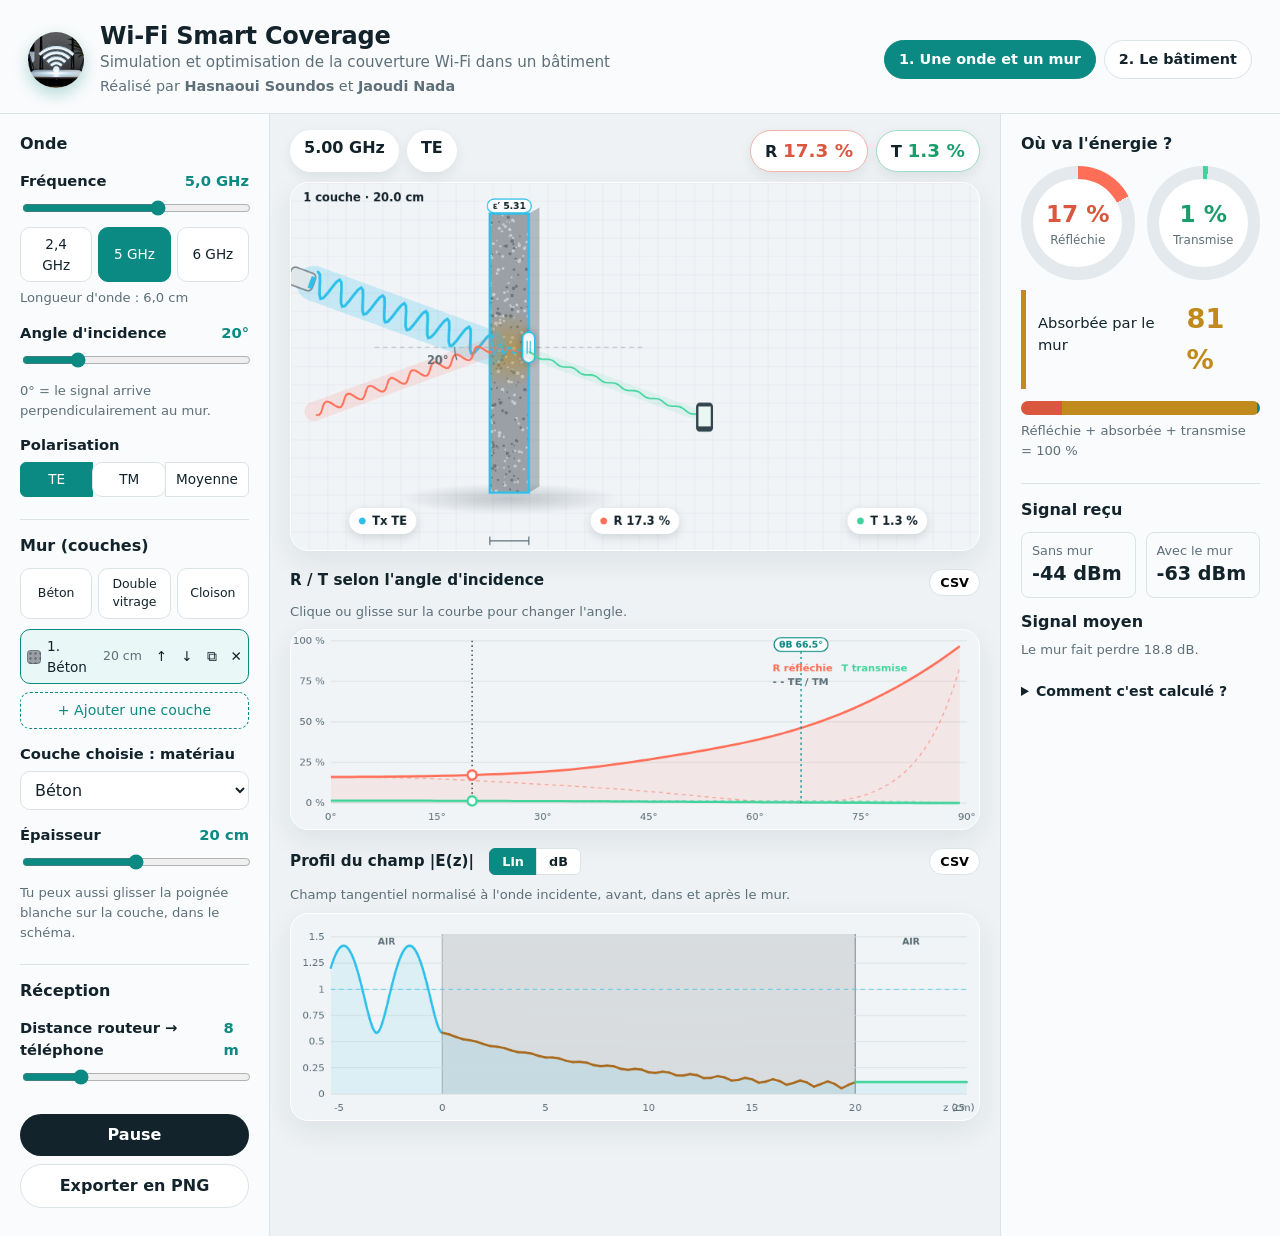
<file: index.html>
<!DOCTYPE html>
<html lang="fr">
<head>
  <meta charset="UTF-8">
  <meta name="viewport" content="width=device-width, initial-scale=1, viewport-fit=cover">
  <title>Wi-Fi Smart Coverage · Une onde et un mur</title>
  <link rel="stylesheet" href="style.css">
</head>
<body>

<header class="top">
  <img class="logo" src="logo.jpg" alt="Routeur Wi-Fi" width="56" height="56">
  <div class="id">
    <h1>Wi-Fi Smart Coverage</h1>
    <p class="sous">Simulation et optimisation de la couverture Wi-Fi dans un bâtiment</p>
    <p class="auteurs">Réalisé par <strong>Hasnaoui Soundos</strong> et <strong>Jaoudi Nada</strong></p>
  </div>
  <nav class="nav" aria-label="Pages">
    <a href="index.html" aria-current="page">1. Une onde et un mur</a>
    <a href="couverture.html">2. Le bâtiment</a>
  </nav>
</header>

<main class="app">

  <!-- ===== COMMANDES ===== -->
  <aside class="controls" aria-label="Paramètres">
    <h2>Onde</h2>

    <label for="freq">Fréquence <output id="freqVal">5.0 GHz</output></label>
    <input type="range" id="freq" min="2" max="7" step="0.1" value="5">
    <div class="chips" id="freqChips">
      <button data-f="2.4">2,4 GHz</button>
      <button data-f="5">5 GHz</button>
      <button data-f="6">6 GHz</button>
    </div>
    <p class="hint" id="lambdaInfo"></p>

    <label for="angle">Angle d'incidence <output id="angleVal">20°</output></label>
    <input type="range" id="angle" min="0" max="89" step="1" value="20">
    <p class="hint">0° = le signal arrive perpendiculairement au mur.</p>

    <span class="lbl">Polarisation</span>
    <div class="seg" id="polSeg">
      <button data-p="TE" class="on">TE</button>
      <button data-p="TM">TM</button>
      <button data-p="AVG">Moyenne</button>
    </div>

    <h2>Mur (couches)</h2>

    <div class="chips" id="presets">
      <button data-s="beton">Béton</button>
      <button data-s="vitrage">Double vitrage</button>
      <button data-s="cloison">Cloison</button>
    </div>
    <ul id="layers" class="layers"></ul>
    <button id="addLayer" class="add">+ Ajouter une couche</button>

    <label for="mat">Couche choisie : matériau</label>
    <select id="mat"></select>

    <label for="thick">Épaisseur <output id="thickVal">20 cm</output></label>
    <input type="range" id="thick" min="0.1" max="40" step="0.1" value="20">
    <p class="hint">Tu peux aussi glisser la poignée blanche sur la couche, dans le schéma.</p>

    <h2>Réception</h2>

    <label for="dist">Distance routeur → téléphone <output id="distVal">8 m</output></label>
    <input type="range" id="dist" min="1" max="30" step="1" value="8">

    <button id="playBtn" class="play">Pause</button>
    <button id="pngBtn" class="png">Exporter en PNG</button>
  </aside>

  <!-- ===== SCÈNE ===== -->
  <section class="stage">
    <div class="topchips">
      <span id="chipF"></span><span id="chipP"></span>
      <span class="rt r">R <b id="chipR"></b></span><span class="rt t">T <b id="chipT"></b></span>
    </div>
    <canvas id="scene" width="900" height="480" aria-label="Schéma de l'onde qui rencontre le mur"></canvas>

    <div class="chartbox">
      <h3>R / T selon l'angle d'incidence <button id="csvBtn" class="csv">CSV</button></h3>
      <p class="hint">Clique ou glisse sur la courbe pour changer l'angle.</p>
      <canvas id="chart" width="900" height="260" aria-label="Courbes de réflexion et de transmission selon l'angle"></canvas>
    </div>

    <div class="chartbox">
      <h3>Profil du champ |E(z)|
        <span class="seg small" id="champSeg"><button data-m="lin" class="on">Lin</button><button data-m="db">dB</button></span>
        <button id="csvChamp" class="csv">CSV</button></h3>
      <p class="hint">Champ tangentiel normalisé à l'onde incidente, avant, dans et après le mur.</p>
      <canvas id="champ" width="900" height="270" aria-label="Profil du champ électrique à travers le mur"></canvas>
    </div>
  </section>

  <!-- ===== RÉSULTATS ===== -->
  <aside class="results" aria-label="Résultats">
    <h2>Où va l'énergie ?</h2>

    <div class="gauges">
      <div class="gauge refl" id="gR"><div><strong id="rVal">0 %</strong><span>Réfléchie</span></div></div>
      <div class="gauge trans" id="gT"><div><strong id="tVal">0 %</strong><span>Transmise</span></div></div>
    </div>
    <div class="stat abs"><span>Absorbée par le mur</span><strong id="aVal">0 %</strong></div>

    <div class="budget" aria-hidden="true">
      <i id="bR"></i><i id="bA"></i><i id="bT"></i>
    </div>
    <p class="hint">Réfléchie + absorbée + transmise = 100 %</p>

    <h2>Signal reçu</h2>
    <div class="rssi">
      <div><span>Sans mur</span><strong id="dbmFree">—</strong></div>
      <div><span>Avec le mur</span><strong id="dbmWall">—</strong></div>
    </div>
    <p class="verdict" id="verdict"></p>
    <p class="hint" id="lossInfo"></p>

    <details>
      <summary>Comment c'est calculé ?</summary>
      <p>Le mur est une plaque plane homogène. On applique les formules de Fresnel à chaque face et on additionne les allers-retours de l'onde dans le mur (formule d'Airy).</p>
      <p>Les valeurs de permittivité et de conductivité viennent de la recommandation UIT-R P.2040. Ce sont des ordres de grandeur : un vrai mur est plus complexe (armatures, vide, humidité).</p>
      <p>Le niveau reçu part d'un routeur de 20 dBm, avec la perte en espace libre sur la distance choisie.</p>
    </details>
  </aside>

</main>

<script src="physique.js"></script>
<script src="script.js"></script>
</body>
</html>
</file>
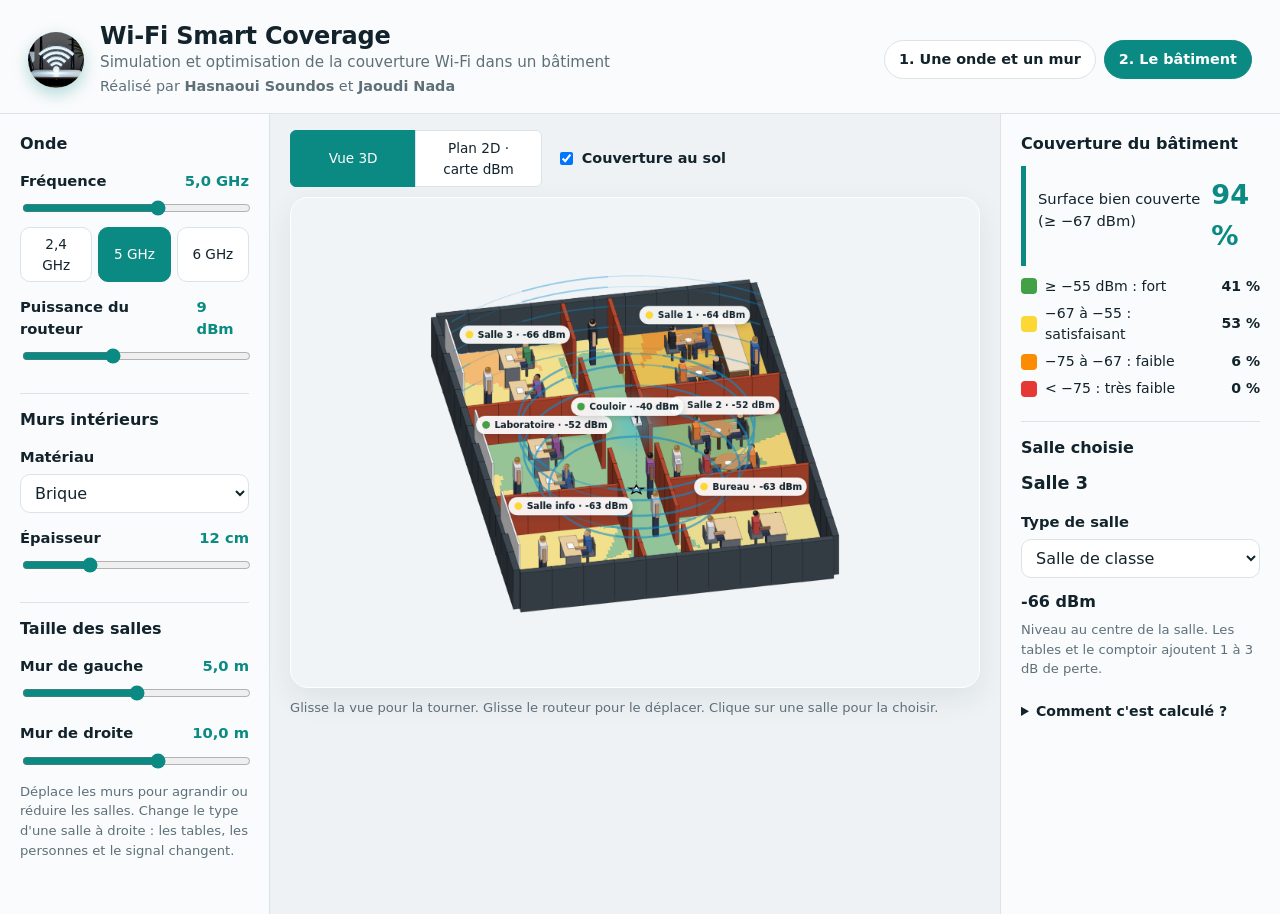
<file: couverture.html>
<!DOCTYPE html>
<html lang="fr">
<head>
  <meta charset="UTF-8">
  <meta name="viewport" content="width=device-width, initial-scale=1, viewport-fit=cover">
  <title>Wi-Fi Smart Coverage · Le bâtiment</title>
  <link rel="stylesheet" href="style.css">
</head>
<body>

<header class="top">
  <img class="logo" src="logo.jpg" alt="Routeur Wi-Fi" width="56" height="56">
  <div class="id">
    <h1>Wi-Fi Smart Coverage</h1>
    <p class="sous">Simulation et optimisation de la couverture Wi-Fi dans un bâtiment</p>
    <p class="auteurs">Réalisé par <strong>Hasnaoui Soundos</strong> et <strong>Jaoudi Nada</strong></p>
  </div>
  <nav class="nav" aria-label="Pages">
    <a href="index.html">1. Une onde et un mur</a>
    <a href="couverture.html" aria-current="page">2. Le bâtiment</a>
  </nav>
</header>

<main class="app">
  <aside class="controls" aria-label="Paramètres">
    <h2>Onde</h2>
    <label for="freq">Fréquence <output id="freqVal">5,0 GHz</output></label>
    <input type="range" id="freq" min="2" max="7" step="0.1" value="5">
    <div class="chips" id="chips">
      <button data-f="2.4">2,4 GHz</button><button data-f="5">5 GHz</button><button data-f="6">6 GHz</button>
    </div>
    <label for="pt">Puissance du routeur <output id="ptVal">9 dBm</output></label>
    <input type="range" id="pt" min="0" max="23" step="1" value="9">

    <h2>Murs intérieurs</h2>
    <label for="mat">Matériau</label>
    <select id="mat"></select>
    <label for="thick">Épaisseur <output id="thickVal">12 cm</output></label>
    <input type="range" id="thick" min="1" max="40" step="0.5" value="12">

    <h2>Taille des salles</h2>
    <label for="w1">Mur de gauche <output id="w1Val">5,0 m</output></label>
    <input type="range" id="w1" min="3.2" max="6.8" step="0.1" value="5">
    <label for="w2">Mur de droite <output id="w2Val">10,0 m</output></label>
    <input type="range" id="w2" min="8.2" max="11.2" step="0.1" value="10">
    <p class="hint">Déplace les murs pour agrandir ou réduire les salles. Change le type d'une salle à droite : les tables, les personnes et le signal changent.</p>
  </aside>

  <section class="stage">
    <div class="vuebar">
      <div class="seg" id="vueSeg"><button data-v="3d" class="on">Vue 3D</button><button data-v="2d">Plan 2D · carte dBm</button></div>
      <label class="chk"><input type="checkbox" id="sol" checked> Couverture au sol</label>
    </div>
    <canvas id="cv3" width="900" height="640" aria-label="Vue 3D du bâtiment avec les ondes Wi-Fi"></canvas>
    <canvas id="cv" width="740" height="540" hidden aria-label="Plan du bâtiment avec carte de puissance Wi-Fi"></canvas>
    <p class="hint" id="aide3">Glisse la vue pour la tourner. Glisse le routeur pour le déplacer. Clique sur une salle pour la choisir.</p>
  </section>

  <aside class="results" aria-label="Résultats">
    <h2>Couverture du bâtiment</h2>
    <div class="stat trans"><span>Surface bien couverte (≥ −67 dBm)</span><strong id="couv">0 %</strong></div>
    <ul class="leg" id="leg"></ul>

    <h2>Salle choisie</h2>
    <p class="nomsalle" id="selNom"></p>
    <label for="typeSel">Type de salle</label>
    <select id="typeSel"></select>
    <p class="verdict" id="selDbm"></p>
    <p class="hint">Niveau au centre de la salle. Les tables et le comptoir ajoutent 1 à 3 dB de perte.</p>

    <details>
      <summary>Comment c'est calculé ?</summary>
      <p>En chaque point : puissance du routeur, moins la perte en espace libre, moins les pertes des murs traversés (réflexion et absorption, même calcul que la page 1), moins une petite perte par meuble traversé.</p>
      <p>Les portes laissent passer le signal. Le sol et le plafond ne sont pas modélisés.</p>
    </details>
  </aside>
</main>

<script src="physique.js"></script>
<script src="couverture.js"></script>
</body>
</html>
</file>
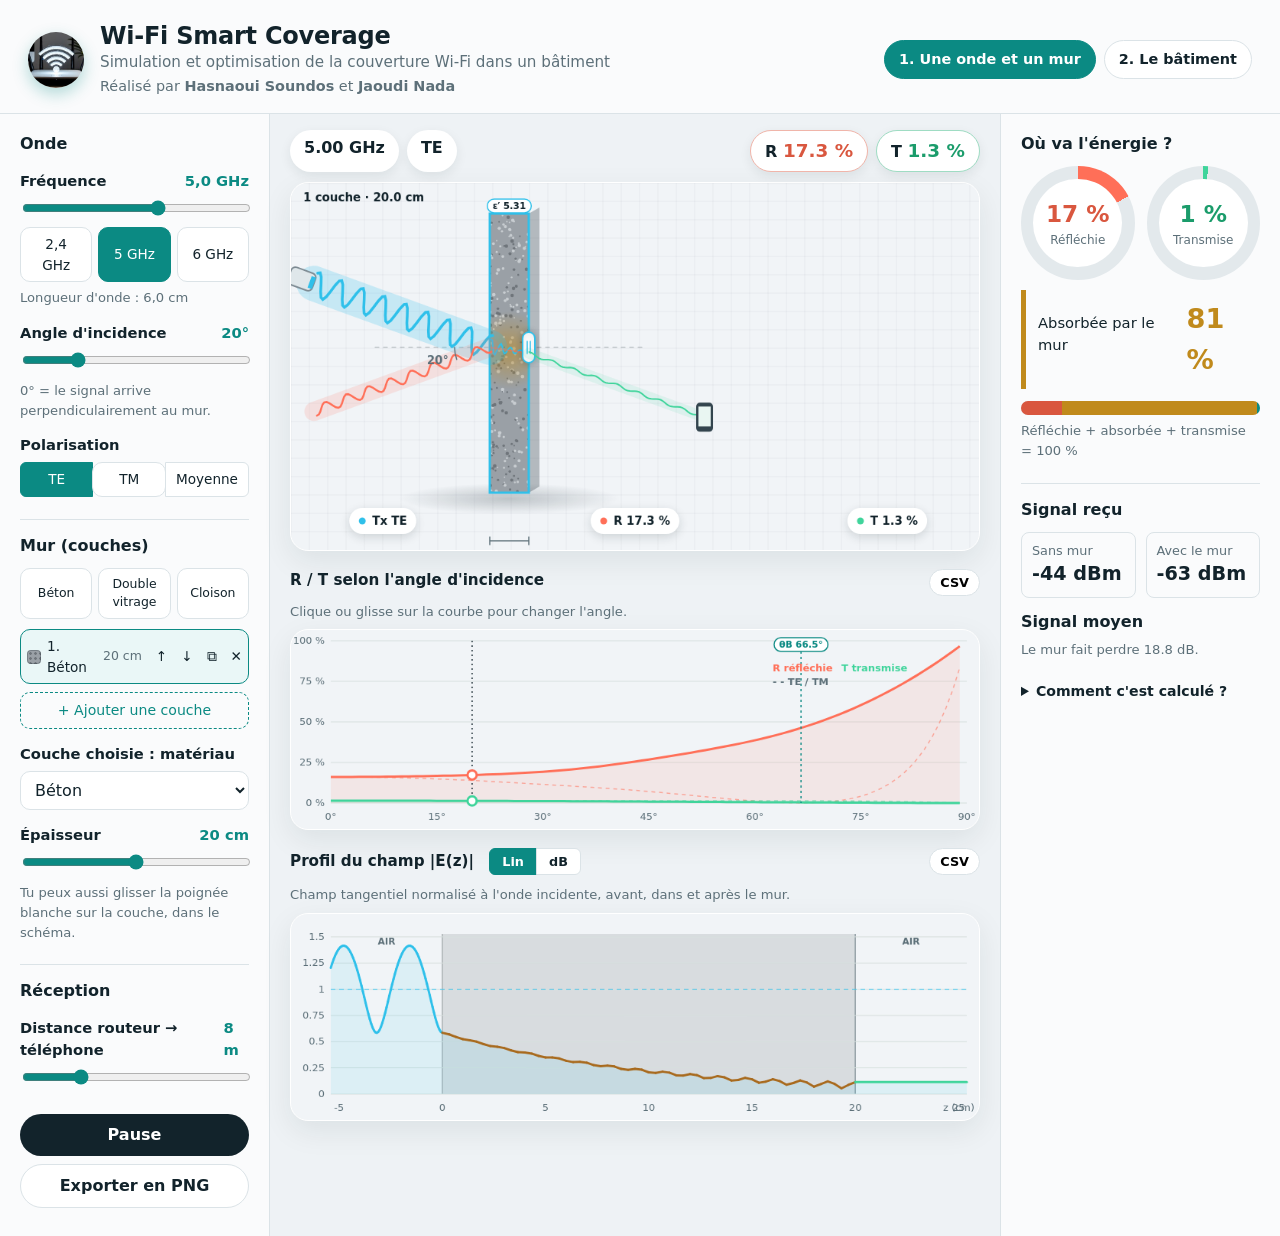
<file: wifi-smart-coverage.html>
<!DOCTYPE html>
<html lang="fr">
<head>
<meta charset="UTF-8">
<meta name="viewport" content="width=device-width, initial-scale=1, viewport-fit=cover">
<meta name="color-scheme" content="light">
<title>Wi-Fi Smart Coverage</title>
<style>
:root {
  --paper: #f3f6f5;
  --panel: #ffffff;
  --ink: #12232b;
  --muted: #5d7079;
  --line: #d5dedc;
  --teal: #0b8a83;      /* onde incidente / transmise */
  --coral: #d9573f;     /* réfléchie */
  --amber: #c08a1c;     /* absorbée */
  --focus: #0b5fd9;
}

* { box-sizing: border-box; }

body {
  margin: 0;
  background: var(--paper);
  color: var(--ink);
  font-family: system-ui, -apple-system, "Segoe UI", Roboto, sans-serif;
  line-height: 1.5;
}

.top {
  padding: 22px 28px 16px;
  border-bottom: 1px solid var(--line);
  background: var(--panel);
}
.top h1 { margin: 0 0 4px; font-size: 1.6rem; letter-spacing: -0.01em; }
.top p { margin: 0; color: var(--muted); max-width: 70ch; }

.app {
  display: grid;
  grid-template-columns: 270px minmax(0, 1fr) 280px;
  min-height: calc(100vh - 100px);
}

.controls, .results {
  background: var(--panel);
  padding: 18px 20px 28px;
}
.controls { border-right: 1px solid var(--line); }
.results  { border-left: 1px solid var(--line); }

h2 {
  font-size: 1rem;
  margin: 22px 0 10px;
  padding-top: 14px;
  border-top: 1px solid var(--line);
}
h2:first-child { margin-top: 0; padding-top: 0; border-top: 0; }

label, .lbl {
  display: flex;
  justify-content: space-between;
  align-items: baseline;
  font-size: 0.92rem;
  font-weight: 600;
  margin: 14px 0 6px;
}
output { font-weight: 700; color: var(--teal); font-variant-numeric: tabular-nums; }

input[type="range"] { width: 100%; accent-color: var(--teal); }

select {
  width: 100%;
  padding: 8px 10px;
  border: 1px solid var(--line);
  border-radius: 6px;
  background: #fff;
  font: inherit;
  color: inherit;
}

.hint { font-size: 0.82rem; color: var(--muted); margin: 6px 0 0; }

.chips { display: flex; gap: 6px; margin-top: 4px; }
.chips button, .seg button {
  font: inherit;
  font-size: 0.85rem;
  padding: 6px 10px;
  border: 1px solid var(--line);
  background: #fff;
  color: var(--ink);
  border-radius: 6px;
  cursor: pointer;
}
.chips button { flex: 1; }
.seg { display: flex; }
.seg button { flex: 1; border-radius: 0; margin-left: -1px; }
.seg button:first-child { border-radius: 6px 0 0 6px; margin-left: 0; }
.seg button:last-child { border-radius: 0 6px 6px 0; }
.chips button:hover, .seg button:hover { border-color: var(--teal); }
.chips button.on, .seg button.on {
  background: var(--teal);
  border-color: var(--teal);
  color: #fff;
}

button:focus-visible, input:focus-visible, select:focus-visible, summary:focus-visible {
  outline: 3px solid var(--focus);
  outline-offset: 2px;
}

.play {
  margin-top: 22px;
  width: 100%;
  padding: 9px;
  font: inherit;
  font-weight: 600;
  background: var(--ink);
  color: #fff;
  border: 0;
  border-radius: 6px;
  cursor: pointer;
}

/* ---- scène ---- */
.stage { padding: 16px 20px 28px; min-width: 0; }
.stage canvas {
  width: 100%;
  height: auto;
  display: block;
  background: #fbfdfc;
  border: 1px solid var(--line);
  border-radius: 8px;
}
.chartbox { margin-top: 18px; }
.chartbox h3 { font-size: 0.95rem; margin: 0 0 8px; }

/* ---- résultats ---- */
.stat {
  display: flex;
  justify-content: space-between;
  align-items: baseline;
  padding: 9px 0 9px 12px;
  border-left: 5px solid;
  margin-bottom: 8px;
}
.stat span { font-size: 0.92rem; }
.stat strong { font-size: 1.7rem; font-variant-numeric: tabular-nums; }
.stat.refl  { border-color: var(--coral); }
.stat.refl strong  { color: var(--coral); }
.stat.abs   { border-color: var(--amber); }
.stat.abs strong   { color: var(--amber); }
.stat.trans { border-color: var(--teal); }
.stat.trans strong { color: var(--teal); }

.budget {
  display: flex;
  height: 14px;
  border-radius: 7px;
  overflow: hidden;
  background: var(--line);
  margin-top: 12px;
}
.budget i { display: block; height: 100%; transition: width 0.2s; }
#bR { background: var(--coral); }
#bA { background: var(--amber); }
#bT { background: var(--teal); }

.rssi { display: grid; grid-template-columns: 1fr 1fr; gap: 10px; }
.rssi div { border: 1px solid var(--line); border-radius: 8px; padding: 8px 10px; }
.rssi span { display: block; font-size: 0.8rem; color: var(--muted); }
.rssi strong { font-size: 1.2rem; font-variant-numeric: tabular-nums; }

.verdict { font-weight: 700; margin: 12px 0 0; }

details { margin-top: 22px; font-size: 0.88rem; color: var(--muted); }
summary { cursor: pointer; font-weight: 600; color: var(--ink); }

/* ---- petits écrans ---- */
@media (max-width: 1000px) {
  .app { grid-template-columns: 1fr; }
  .controls { border-right: 0; border-bottom: 1px solid var(--line); }
  .results  { border-left: 0; border-top: 1px solid var(--line); }
}

@media (prefers-reduced-motion: reduce) {
  .budget i { transition: none; }
}

/* ===== Look "verre et lumière" ===== */
:root { --paper: #eef2f5; --line: #dbe3e7; }
body { background: var(--paper); }
.top, .controls, .results { background: rgba(255,255,255,0.72); }
.stage canvas { background: #f1f4f7; border: 1px solid #fff; border-radius: 18px; box-shadow: 0 10px 30px rgba(18,35,43,0.08); }
.chips button, .seg button, select { border-radius: 10px; }
.play, .png { border-radius: 999px; }
.png { margin-top: 8px; width: 100%; padding: 9px; font: inherit; font-weight: 600; background: #fff; color: var(--ink); border: 1px solid var(--line); cursor: pointer; }

.topchips { display: flex; gap: 8px; flex-wrap: wrap; margin-bottom: 10px; }
.topchips span { background: #fff; border-radius: 999px; padding: 6px 14px; font-weight: 600; box-shadow: 0 4px 12px rgba(18,35,43,0.08); font-variant-numeric: tabular-nums; }
.topchips .rt { margin-left: auto; }
.topchips .rt + .rt { margin-left: 0; }
.topchips .r { border: 1px solid #f0b5aa; } .topchips .r b { color: #d9573f; font-size: 1.15rem; }
.topchips .t { border: 1px solid #9fdcc3; } .topchips .t b { color: #1b9c6b; font-size: 1.15rem; }

.gauges { display: grid; grid-template-columns: 1fr 1fr; gap: 12px; margin-bottom: 10px; }
.gauge { --p: 0; aspect-ratio: 1; border-radius: 50%; display: grid; place-items: center;
  background: conic-gradient(var(--c) calc(var(--p) * 1%), #e3e9ec 0); }
.gauge.refl { --c: #ff6f58; } .gauge.trans { --c: #3fd49b; }
.gauge > div { width: 78%; aspect-ratio: 1; border-radius: 50%; background: #fff; display: grid; place-content: center; text-align: center; }
.gauge strong { font-size: 1.45rem; display: block; }
.gauge span { font-size: 0.75rem; color: var(--muted); }
.gauge.refl strong { color: #d9573f; } .gauge.trans strong { color: #1b9c6b; }

/* ===== Couches du mur ===== */
.layers { list-style: none; margin: 10px 0 8px; padding: 0; display: grid; gap: 6px; }
.layers li { display: flex; gap: 2px; align-items: stretch; background: #fff; border: 1px solid var(--line); border-radius: 10px; overflow: hidden; }
.layers li.on { border-color: var(--teal); background: #eaf7f7; }
.layers button { font: inherit; font-size: 0.85rem; border: 0; background: transparent; cursor: pointer; padding: 6px 6px; color: var(--ink); }
.layers button:hover { background: rgba(11,138,131,0.12); }
.layers .pick { flex: 1; text-align: left; display: flex; align-items: center; gap: 6px; min-width: 0; }
.layers .pick em { margin-left: auto; font-style: normal; color: var(--muted); font-size: 0.78rem; white-space: nowrap; }
.sw { width: 14px; height: 14px; border-radius: 4px; border: 1px solid rgba(18,35,43,.25); flex: none; }
.add { width: 100%; padding: 7px; font: inherit; font-size: 0.88rem; border: 1px dashed var(--teal); background: transparent; color: var(--teal); border-radius: 10px; cursor: pointer; }
.csv { float: right; font: inherit; font-size: 0.8rem; padding: 3px 10px; border: 1px solid var(--line); background: #fff; border-radius: 999px; cursor: pointer; }
#presets button { font-size: 0.78rem; padding: 6px 4px; }

/* ===== En-tête : logo, titre, auteurs ===== */
.top { display: flex; align-items: center; gap: 16px; flex-wrap: wrap; }
.top .logo { flex: none; border-radius: 50%; box-shadow: 0 6px 16px rgba(11,138,131,0.3); }
.top .id { min-width: 0; }
.top .ecole { margin: 0; font-size: 0.8rem; font-weight: 600; color: var(--muted); }
.top h1 { margin: 0; font-size: 1.5rem; line-height: 1.2; }
.top .auteurs { margin: 2px 0 0; font-size: 0.9rem; }
.top .resume { margin: 0 0 0 auto; max-width: 38ch; font-size: 0.9rem; }
@media (max-width: 700px) { .top .resume { display: none; } }

/* ===== En-tête (version finale) ===== */
.top .logo { object-fit: cover; }
.top .sous { margin: 0; font-size: 0.95rem; color: var(--muted); max-width: 60ch; }
.top .nav { margin-left: auto; display: flex; gap: 8px; flex-wrap: wrap; }
.top .nav a { padding: 8px 14px; border-radius: 999px; border: 1px solid var(--line); background: #fff; color: var(--ink); text-decoration: none; font-weight: 600; font-size: 0.9rem; }
.top .nav a:hover { border-color: var(--teal); }
.top .nav a[aria-current="page"] { background: var(--teal); border-color: var(--teal); color: #fff; }
.top .nav a:focus-visible { outline: 3px solid var(--focus); outline-offset: 2px; }

/* ===== Page "bâtiment" ===== */
.leg { list-style: none; margin: 10px 0 0; padding: 0; display: grid; gap: 6px; }
.leg li { display: flex; align-items: center; gap: 8px; font-size: 0.88rem; }
.leg i { width: 16px; height: 16px; border-radius: 4px; flex: none; }
.leg span { flex: 1; }
.leg b { font-variant-numeric: tabular-nums; }
.nomsalle { margin: 0 0 4px; font-weight: 700; font-size: 1.1rem; }

/* ===== Téléphone, courbes ===== */
[hidden] { display: none !important; }
:root { box-sizing: border-box; padding-top: env(safe-area-inset-top, 0px); padding-bottom: env(safe-area-inset-bottom, 0px); }
html { -webkit-text-size-adjust: 100%; scroll-padding-top: env(safe-area-inset-top, 0px); }
.stage canvas { touch-action: pan-y; }
.seg.small { display: inline-flex; margin-left: 10px; vertical-align: middle; }
.seg.small button { padding: 3px 12px; font-size: 0.8rem; }
.chartbox .hint { margin: 0 0 8px; }
@media (max-width: 700px) {
  .top { padding: 14px 16px; }
  .top h1 { font-size: 1.25rem; }
  .controls, .results, .stage { padding-left: 14px; padding-right: 14px; }
  .topchips .rt { margin-left: 0; }
}

/* ===== Vue 3D du bâtiment ===== */
.vuebar { display: flex; align-items: center; gap: 14px; flex-wrap: wrap; margin-bottom: 10px; }
.vuebar .seg { width: auto; }
.vuebar .seg button { padding: 7px 16px; }
.vuebar label.chk { display: flex; align-items: center; gap: 6px; margin: 0; font-weight: 600; font-size: 0.9rem; justify-content: flex-start; }
#cv3, #b-cv3 { cursor: default; }
.stage .hint { margin-top: 10px; }

</style>
</head>
<body>
<header class="top">
  <img class="logo" src="[data-uri]" alt="Routeur Wi-Fi" width="56" height="56">
  <div class="id">
    <h1>Wi-Fi Smart Coverage</h1>
    <p class="sous">Simulation et optimisation de la couverture Wi-Fi dans un bâtiment</p>
    <p class="auteurs">Réalisé par <strong>Hasnaoui Soundos</strong> et <strong>Jaoudi Nada</strong></p>
  </div>
  <nav class="nav" aria-label="Pages">
    <a href="#mur">1. Une onde et un mur</a>
    <a href="#batiment">2. Le bâtiment</a>
  </nav>
</header>
<div id="vue-mur">
<main class="app">

  <!-- ===== COMMANDES ===== -->
  <aside class="controls" aria-label="Paramètres">
    <h2>Onde</h2>

    <label for="freq">Fréquence <output id="freqVal">5.0 GHz</output></label>
    <input type="range" id="freq" min="2" max="7" step="0.1" value="5">
    <div class="chips" id="freqChips">
      <button data-f="2.4">2,4 GHz</button>
      <button data-f="5">5 GHz</button>
      <button data-f="6">6 GHz</button>
    </div>
    <p class="hint" id="lambdaInfo"></p>

    <label for="angle">Angle d'incidence <output id="angleVal">20°</output></label>
    <input type="range" id="angle" min="0" max="89" step="1" value="20">
    <p class="hint">0° = le signal arrive perpendiculairement au mur.</p>

    <span class="lbl">Polarisation</span>
    <div class="seg" id="polSeg">
      <button data-p="TE" class="on">TE</button>
      <button data-p="TM">TM</button>
      <button data-p="AVG">Moyenne</button>
    </div>

    <h2>Mur (couches)</h2>

    <div class="chips" id="presets">
      <button data-s="beton">Béton</button>
      <button data-s="vitrage">Double vitrage</button>
      <button data-s="cloison">Cloison</button>
    </div>
    <ul id="layers" class="layers"></ul>
    <button id="addLayer" class="add">+ Ajouter une couche</button>

    <label for="mat">Couche choisie : matériau</label>
    <select id="mat"></select>

    <label for="thick">Épaisseur <output id="thickVal">20 cm</output></label>
    <input type="range" id="thick" min="0.1" max="40" step="0.1" value="20">
    <p class="hint">Tu peux aussi glisser la poignée blanche sur la couche, dans le schéma.</p>

    <h2>Réception</h2>

    <label for="dist">Distance routeur → téléphone <output id="distVal">8 m</output></label>
    <input type="range" id="dist" min="1" max="30" step="1" value="8">

    <button id="playBtn" class="play">Pause</button>
    <button id="pngBtn" class="png">Exporter en PNG</button>
  </aside>

  <!-- ===== SCÈNE ===== -->
  <section class="stage">
    <div class="topchips">
      <span id="chipF"></span><span id="chipP"></span>
      <span class="rt r">R <b id="chipR"></b></span><span class="rt t">T <b id="chipT"></b></span>
    </div>
    <canvas id="scene" width="900" height="480" aria-label="Schéma de l'onde qui rencontre le mur"></canvas>

    <div class="chartbox">
      <h3>R / T selon l'angle d'incidence <button id="csvBtn" class="csv">CSV</button></h3>
      <p class="hint">Clique ou glisse sur la courbe pour changer l'angle.</p>
      <canvas id="chart" width="900" height="260" aria-label="Courbes de réflexion et de transmission selon l'angle"></canvas>
    </div>

    <div class="chartbox">
      <h3>Profil du champ |E(z)|
        <span class="seg small" id="champSeg"><button data-m="lin" class="on">Lin</button><button data-m="db">dB</button></span>
        <button id="csvChamp" class="csv">CSV</button></h3>
      <p class="hint">Champ tangentiel normalisé à l'onde incidente, avant, dans et après le mur.</p>
      <canvas id="champ" width="900" height="270" aria-label="Profil du champ électrique à travers le mur"></canvas>
    </div>
  </section>

  <!-- ===== RÉSULTATS ===== -->
  <aside class="results" aria-label="Résultats">
    <h2>Où va l'énergie ?</h2>

    <div class="gauges">
      <div class="gauge refl" id="gR"><div><strong id="rVal">0 %</strong><span>Réfléchie</span></div></div>
      <div class="gauge trans" id="gT"><div><strong id="tVal">0 %</strong><span>Transmise</span></div></div>
    </div>
    <div class="stat abs"><span>Absorbée par le mur</span><strong id="aVal">0 %</strong></div>

    <div class="budget" aria-hidden="true">
      <i id="bR"></i><i id="bA"></i><i id="bT"></i>
    </div>
    <p class="hint">Réfléchie + absorbée + transmise = 100 %</p>

    <h2>Signal reçu</h2>
    <div class="rssi">
      <div><span>Sans mur</span><strong id="dbmFree">—</strong></div>
      <div><span>Avec le mur</span><strong id="dbmWall">—</strong></div>
    </div>
    <p class="verdict" id="verdict"></p>
    <p class="hint" id="lossInfo"></p>

    <details>
      <summary>Comment c'est calculé ?</summary>
      <p>Le mur est une plaque plane homogène. On applique les formules de Fresnel à chaque face et on additionne les allers-retours de l'onde dans le mur (formule d'Airy).</p>
      <p>Les valeurs de permittivité et de conductivité viennent de la recommandation UIT-R P.2040. Ce sont des ordres de grandeur : un vrai mur est plus complexe (armatures, vide, humidité).</p>
      <p>Le niveau reçu part d'un routeur de 20 dBm, avec la perte en espace libre sur la distance choisie.</p>
    </details>
  </aside>

</main>
</div>
<div id="vue-bat" hidden>
<main class="app">
  <aside class="controls" aria-label="Paramètres">
    <h2>Onde</h2>
    <label for="b-freq">Fréquence <output id="b-freqVal">5,0 GHz</output></label>
    <input type="range" id="b-freq" min="2" max="7" step="0.1" value="5">
    <div class="chips" id="b-chips">
      <button data-f="2.4">2,4 GHz</button><button data-f="5">5 GHz</button><button data-f="6">6 GHz</button>
    </div>
    <label for="b-pt">Puissance du routeur <output id="b-ptVal">9 dBm</output></label>
    <input type="range" id="b-pt" min="0" max="23" step="1" value="9">

    <h2>Murs intérieurs</h2>
    <label for="b-mat">Matériau</label>
    <select id="b-mat"></select>
    <label for="b-thick">Épaisseur <output id="b-thickVal">12 cm</output></label>
    <input type="range" id="b-thick" min="1" max="40" step="0.5" value="12">

    <h2>Taille des salles</h2>
    <label for="b-w1">Mur de gauche <output id="b-w1Val">5,0 m</output></label>
    <input type="range" id="b-w1" min="3.2" max="6.8" step="0.1" value="5">
    <label for="b-w2">Mur de droite <output id="b-w2Val">10,0 m</output></label>
    <input type="range" id="b-w2" min="8.2" max="11.2" step="0.1" value="10">
    <p class="hint">Déplace les murs pour agrandir ou réduire les salles. Change le type d'une salle à droite : les tables, les personnes et le signal changent.</p>
  </aside>

  <section class="stage">
    <div class="vuebar">
      <div class="seg" id="b-vueSeg"><button data-v="3d" class="on">Vue 3D</button><button data-v="2d">Plan 2D · carte dBm</button></div>
      <label class="chk"><input type="checkbox" id="b-sol" checked> Couverture au sol</label>
    </div>
    <canvas id="b-cv3" width="900" height="640" aria-label="Vue 3D du bâtiment avec les ondes Wi-Fi"></canvas>
    <canvas id="b-cv" width="740" height="540" hidden aria-label="Plan du bâtiment avec carte de puissance Wi-Fi"></canvas>
    <p class="hint" id="b-aide3">Glisse la vue pour la tourner. Glisse le routeur pour le déplacer. Clique sur une salle pour la choisir.</p>
  </section>

  <aside class="results" aria-label="Résultats">
    <h2>Couverture du bâtiment</h2>
    <div class="stat trans"><span>Surface bien couverte (≥ −67 dBm)</span><strong id="b-couv">0 %</strong></div>
    <ul class="leg" id="b-leg"></ul>

    <h2>Salle choisie</h2>
    <p class="nomsalle" id="b-selNom"></p>
    <label for="b-typeSel">Type de salle</label>
    <select id="b-typeSel"></select>
    <p class="verdict" id="b-selDbm"></p>
    <p class="hint">Niveau au centre de la salle. Les tables et le comptoir ajoutent 1 à 3 dB de perte.</p>

    <details>
      <summary>Comment c'est calculé ?</summary>
      <p>En chaque point : puissance du routeur, moins la perte en espace libre, moins les pertes des murs traversés (réflexion et absorption, même calcul que la page 1), moins une petite perte par meuble traversé.</p>
      <p>Les portes laissent passer le signal. Le sol et le plafond ne sont pas modélisés.</p>
    </details>
  </aside>
</main>
</div>
<script>
/* Physique commune : matériaux, matrices de transfert (murs multicouches), niveau de signal */
/* ---------- 1. MATÉRIAUX (UIT-R P.2040) ----------------------------
   eps  : permittivité relative
   a, b : conductivité sigma = a * f^b  (f en GHz, sigma en S/m)
   d    : épaisseur par défaut en cm                                   */
const MATERIALS = {
  placo:  { nom: "Plaque de plâtre", eps: 2.94, a: 0.0116, b: 0.7076, d: 1.3,  couleur: "#d9d4c7" },
  bois:   { nom: "Bois",             eps: 1.99, a: 0.0047, b: 1.0718, d: 4,    couleur: "#c9a27a" },
  brique: { nom: "Brique",           eps: 3.75, a: 0.038,  b: 0,      d: 12,   couleur: "#b5482f" },
  beton:  { nom: "Béton",            eps: 5.31, a: 0.0326, b: 0.8095, d: 20,   couleur: "#a9afb2" },
  verre:  { nom: "Verre",            eps: 6.27, a: 0.0043, b: 1.1925, d: 0.6,  couleur: "#b9dfe6" },
  air:    { nom: "Lame d'air",       eps: 1,    a: 0,      b: 0,      d: 2,    couleur: "#dff1f8" },
  metal:  { nom: "Métal",            eps: 1,    a: 1e7,    b: 0,      d: 0.2,  couleur: "#7d8a92" }
};

/* ---------- 2. PHYSIQUE ---------------------------------------------
   Petite "boîte à outils" pour les nombres complexes : {re, im}      */
const C = {
  add: (x, y) => ({ re: x.re + y.re, im: x.im + y.im }),
  sub: (x, y) => ({ re: x.re - y.re, im: x.im - y.im }),
  mul: (x, y) => ({ re: x.re * y.re - x.im * y.im, im: x.re * y.im + x.im * y.re }),
  div: (x, y) => {
    const den = y.re * y.re + y.im * y.im;
    return { re: (x.re * y.re + x.im * y.im) / den, im: (x.im * y.re - x.re * y.im) / den };
  },
  abs2: x => x.re * x.re + x.im * x.im,
  sqrt: x => {
    const r = Math.hypot(x.re, x.im);
    const re = Math.sqrt((r + x.re) / 2);
    const im = Math.sqrt(Math.max(0, (r - x.re) / 2));
    return { re, im: x.im < 0 ? -im : im };
  },
  exp: x => ({ re: Math.exp(x.re) * Math.cos(x.im), im: Math.exp(x.re) * Math.sin(x.im) }),
  real: x => ({ re: x, im: 0 })
};

const EPS0 = 8.854e-12;   // permittivité du vide (F/m)
const CLIGHT = 3e8;       // vitesse de la lumière (m/s)

/* Mur = liste de couches [{mat, d(cm)}], de l'émetteur vers le récepteur.
   Méthode des matrices de transfert : on multiplie une matrice 2x2 par couche. */
function mur(fGHz, angleDeg, couches, pol) {
  const f = fGHz * 1e9, omega = 2 * Math.PI * f, k0 = 2 * Math.PI * f / CLIGHT;
  const th = angleDeg * Math.PI / 180, s = C.real(Math.sin(th));
  const p0 = C.real(Math.cos(th));                       // air : p = cos(theta)
  let m11 = C.real(1), m12 = C.real(0), m21 = C.real(0), m22 = C.real(1);

  couches.forEach(c => {
    const mat = MATERIALS[c.mat];
    const sigma = mat.a * Math.pow(fGHz, mat.b);
    const n = C.sqrt({ re: mat.eps, im: sigma / (omega * EPS0) });
    const sinT = C.div(s, n);
    const cosT = C.sqrt(C.sub(C.real(1), C.mul(sinT, sinT)));
    const p = pol === "TE" ? C.mul(n, cosT) : C.div(cosT, n);
    const delta = C.mul(C.real(k0 * c.d / 100), C.mul(n, cosT));
    const ch = Math.cosh(Math.min(delta.im, 100)), sh = Math.sinh(Math.min(delta.im, 100));
    const cd = { re: Math.cos(delta.re) * ch, im: -Math.sin(delta.re) * sh };   // cos(delta)
    const sd = { re: Math.sin(delta.re) * ch, im: Math.cos(delta.re) * sh };    // sin(delta)
    const mi = { re: 0, im: -1 };
    const a12 = C.mul(mi, C.div(sd, p)), a21 = C.mul(mi, C.mul(p, sd));
    const n11 = C.add(C.mul(m11, cd), C.mul(m12, a21)), n12 = C.add(C.mul(m11, a12), C.mul(m12, cd));
    const n21 = C.add(C.mul(m21, cd), C.mul(m22, a21)), n22 = C.add(C.mul(m21, a12), C.mul(m22, cd));
    m11 = n11; m12 = n12; m21 = n21; m22 = n22;
  });

  const u = C.add(m11, C.mul(m12, p0)), v = C.add(m21, C.mul(m22, p0));
  const up = C.mul(u, p0);
  const den = C.add(up, v);
  const r = C.div(C.sub(up, v), den);
  const t = C.div(C.mul(C.real(2), p0), den);
  const R = Math.min(1, C.abs2(r));
  const T = Math.min(1 - R, C.abs2(t));
  return { R, T, A: Math.max(0, 1 - R - T) };
}

/* Applique la polarisation choisie (TE, TM ou moyenne des deux) */
function calcul(fGHz, angleDeg, couches, pol) {
  if (pol === "AVG") {
    const a = mur(fGHz, angleDeg, couches, "TE"), b = mur(fGHz, angleDeg, couches, "TM");
    return { R: (a.R + b.R) / 2, T: (a.T + b.T) / 2, A: (a.A + b.A) / 2 };
  }
  return mur(fGHz, angleDeg, couches, pol);
}

/* Niveau reçu en dBm : puissance émise - perte en espace libre + effet du mur */
const PTX_DBM = 20;
function niveauSansMur(fGHz, dist) {
  const fsplDb = 20 * Math.log10(dist) + 20 * Math.log10(fGHz * 1000) - 27.55;
  return PTX_DBM - fsplDb;
}


/* ---------- Profil du champ |E(z)| à travers le mur ---------- */
if (typeof CanvasRenderingContext2D !== "undefined" && !CanvasRenderingContext2D.prototype.roundRect) {
  CanvasRenderingContext2D.prototype.roundRect = function (x, y, w, h) { this.rect(x, y, w, h); };   // vieux navigateurs
}
function cosSinC(dl) {
  const b = Math.min(dl.im, 100), ch = Math.cosh(b), sh = Math.sinh(b);
  return { cd: { re: Math.cos(dl.re) * ch, im: -Math.sin(dl.re) * sh }, sd: { re: Math.sin(dl.re) * ch, im: Math.cos(dl.re) * sh } };
}
/* Champ tangentiel normalisé à l'onde incidente. z en cm : le mur commence en z = 0.
   On part de la sortie du mur et on remonte vers l'entrée avec la matrice de chaque couche. */
function profilChamp(fGHz, angleDeg, couches, pol, zA) {
  const f = fGHz * 1e9, omega = 2 * Math.PI * f, k0 = 2 * Math.PI * f / CLIGHT;
  const th = angleDeg * Math.PI / 180, s = C.real(Math.sin(th)), cos0 = Math.cos(th), mi = { re: 0, im: -1 };
  const infos = couches.map(c => {
    const m = MATERIALS[c.mat], sigma = m.a * Math.pow(fGHz, m.b);
    const n = C.sqrt({ re: m.eps, im: sigma / (omega * EPS0) });
    const sn = C.div(s, n), cosT = C.sqrt(C.sub(C.real(1), C.mul(sn, sn)));
    return { p: pol === "TE" ? C.mul(n, cosT) : C.div(cosT, n), kz: C.mul(C.real(k0 / 100), C.mul(n, cosT)), d: c.d };
  });
  const D = couches.reduce((t, c) => t + c.d, 0);
  let U = C.real(1), V = C.real(cos0), zFin = D;
  const zs = [], Es = [];
  for (let j = infos.length - 1; j >= 0; j--) {
    const { p, kz, d } = infos[j], nq = Math.max(8, Math.ceil(60 * d / D));
    const pas = q => {
      const { cd, sd } = cosSinC(C.mul(C.real(q), kz));
      return { U: C.add(C.mul(cd, U), C.mul(C.mul(mi, C.div(sd, p)), V)), V: C.add(C.mul(C.mul(mi, C.mul(p, sd)), U), C.mul(cd, V)) };
    };
    for (let i = 0; i <= nq; i++) { const r = pas(d * i / nq); zs.push(zFin - d * i / nq); Es.push(Math.sqrt(C.abs2(r.U))); }
    const fin = pas(d); U = fin.U; V = fin.V; zFin -= d;
  }
  const Vp = C.div(V, C.real(cos0)), a = C.div(C.add(U, Vp), C.real(2)), b = C.div(C.sub(U, Vp), C.real(2));
  const na = Math.sqrt(C.abs2(a)) || 1e-9, r = C.div(b, a);
  const z = [], E = [], kzA = k0 / 100 * cos0, N = 80;
  for (let i = 0; i < N; i++) {                                   // air avant le mur : onde incidente + réfléchie
    const zz = zA * (1 - i / N), e1 = { re: Math.cos(kzA * zz), im: Math.sin(kzA * zz) }, e2 = { re: e1.re, im: -e1.im };
    z.push(zz); E.push(Math.sqrt(C.abs2(C.add(e1, C.mul(r, e2)))));
  }
  for (let i = zs.length - 1; i >= 0; i--) { z.push(zs[i]); E.push(Es[i] / na); }
  return { z, E, D, T: 1 / na };
}

</script>
<script>
(function () {
/* ---------- ÉTAT ---------------------------------------------------- */
const etat = {
  f: 5, angle: 20, pol: "TE",
  couches: [{ mat: "beton", d: 20 }], sel: 0, dist: 8,
  enMarche: true, champDb: false
};

const SW = {
  brique: "repeating-linear-gradient(0deg,#e9d3c4 0 2px,#b5482f 2px 9px)",
  beton:  "radial-gradient(#6f757b 1px,#9aa0a6 1.6px) 0 0/5px 5px",
  bois:   "repeating-linear-gradient(115deg,#b07a47 0 4px,#8d5c2f 4px 5px)",
  placo:  "radial-gradient(#ffffff 1px,#e8e1d0 1.6px) 0 0/5px 5px",
  verre:  "linear-gradient(135deg,#d4f1f8,#62b7cc)",
  air:    "#e4f4fb",
  metal:  "linear-gradient(90deg,#c6ced3,#7d8a92)"
};
const cur = () => etat.couches[etat.sel];
const PRESETS = {
  beton:   [{ mat: "beton", d: 20 }],
  vitrage: [{ mat: "verre", d: 0.4 }, { mat: "air", d: 1.6 }, { mat: "verre", d: 0.4 }],
  cloison: [{ mat: "placo", d: 1.3 }, { mat: "air", d: 7 }, { mat: "placo", d: 1.3 }]
};
/* Position (en pixels) de chaque couche dans le schéma */
function geomMur() {
  let x = 260;
  return etat.couches.map(c => { const w = 6 + Math.min(c.d, 40) / 40 * 90; const b = { x0: x, x1: x + w }; x += w; return b; });
}

/* ---------- 3. DESSIN ----------------------------------------------- */
const scene = document.getElementById("scene");
const sc = scene.getContext("2d");
const chart = document.getElementById("chart");
const ch = chart.getContext("2d");
const champ = document.getElementById("champ"), cc = champ.getContext("2d");

const COL = { teal: "#0b8a83", coral: "#d9573f", amber: "#c08a1c", ink: "#12232b", muted: "#5d7079", line: "#d5dedc" };

/* Couleurs de la scène (style "verre et lumière") */
const CY = "#2fc0ea", CO = "#ff6f58", MI = "#3fd49b";

/* Onde sinusoïdale + halo lumineux autour du faisceau */
function faisceau(x0, y0, ux, uy, longueur, amp, couleur, t, lambdaPx) {
  if (amp < 0.01) return;
  sc.save();
  sc.globalAlpha = 0.10 + 0.12 * amp;
  sc.strokeStyle = couleur; sc.lineCap = "round";
  sc.lineWidth = 10 + 36 * amp;
  sc.beginPath(); sc.moveTo(x0, y0); sc.lineTo(x0 + ux * longueur, y0 + uy * longueur); sc.stroke();
  sc.restore();

  const k = 2 * Math.PI / lambdaPx, nx = -uy, ny = ux, A = 16 * amp;
  sc.strokeStyle = couleur; sc.lineWidth = 1.8 + 1.8 * amp; sc.lineCap = "round";
  sc.beginPath();
  for (let s = 0; s <= longueur; s += 3) {
    const off = A * Math.sin(k * s - 6 * t);
    const x = x0 + ux * s + nx * off, y = y0 + uy * s + ny * off;
    if (s === 0) sc.moveTo(x, y); else sc.lineTo(x, y);
  }
  sc.stroke();
}

function etiquette(texte, x, y, couleur, align) {
  sc.font = "600 15px system-ui, sans-serif";
  sc.textAlign = align || "left";
  sc.fillStyle = couleur;
  sc.fillText(texte, x, y);
}

/* Pastille blanche avec ombre douce et point coloré */
function pastille(txt, x, y, col) {
  sc.font = "600 15px system-ui, sans-serif";
  const w = sc.measureText(txt).width + 42, h = 34;
  sc.save();
  sc.shadowColor = "rgba(18,35,43,.16)"; sc.shadowBlur = 14; sc.shadowOffsetY = 4;
  sc.fillStyle = "#fff";
  sc.beginPath(); sc.roundRect(x - w / 2, y - h / 2, w, h, 17); sc.fill();
  sc.restore();
  sc.fillStyle = col;
  sc.beginPath(); sc.arc(x - w / 2 + 17, y, 4.5, 0, 7); sc.fill();
  sc.textAlign = "left"; sc.fillStyle = COL.ink;
  sc.fillText(txt, x - w / 2 + 30, y + 5);
}

/* Texture brique : rangées de briques décalées, joints clairs, légère variation de teinte */
function motifBrique(b, haut, bas) {
  const w = b.x1 - b.x0, bh = 22, bw = 46;
  sc.save(); sc.beginPath(); sc.rect(b.x0, haut, w, bas - haut); sc.clip();
  sc.fillStyle = "#e9d3c4"; sc.fillRect(b.x0, haut, w, bas - haut);              // joints
  for (let r = 0, y = haut; y < bas; r++, y += bh) {
    const dec = (r % 2) * bw / 2;
    for (let x = b.x0 - dec, c = 0; x < b.x1; x += bw, c++) {
      const v = ((r * 7 + c * 13) % 5) * 5;                                        // teinte un peu différente
      sc.fillStyle = "rgb(" + (176 + v) + "," + (68 + v) + "," + (46 + v) + ")";
      sc.fillRect(x + 1.5, y + 1.5, bw - 3, bh - 3);
    }
  }
  sc.restore();
}

/* Texture réaliste de chaque matériau (vue en coupe) */
function texture(k, b, haut, bas) {
  if (k === "brique") return motifBrique(b, haut, bas);
  const w = b.x1 - b.x0, h = bas - haut;
  const alea = i => { const v = Math.sin(i * 12.9898) * 43758.5453; return v - Math.floor(v); };   // hasard stable
  sc.save(); sc.beginPath(); sc.rect(b.x0, haut, w, h); sc.clip();
  if (k === "beton" || k === "placo") {
    sc.fillStyle = k === "beton" ? "#9aa0a6" : "#e8e1d0"; sc.fillRect(b.x0, haut, w, h);
    for (let i = 0; i < w * h / (k === "beton" ? 70 : 110); i++) {
      sc.fillStyle = k === "beton" ? (alea(i) > 0.5 ? "#6f757b" : "#c8cdd1") : (alea(i) > 0.4 ? "#ffffff" : "#d2c8b2");
      sc.beginPath(); sc.arc(b.x0 + alea(i + 7.1) * w, haut + alea(i + 3.3) * h, 0.9 + alea(i + 9.7) * 1.5, 0, 7); sc.fill();
    }
  } else if (k === "bois") {
    sc.fillStyle = "#b07a47"; sc.fillRect(b.x0, haut, w, h);
    sc.strokeStyle = "rgba(85,45,15,0.45)"; sc.lineWidth = 1.5;
    for (let y = haut - w; y < bas + w; y += 13) { sc.beginPath(); sc.moveTo(b.x0, y); sc.lineTo(b.x1, y - 0.5 * w); sc.stroke(); }
    sc.strokeStyle = "rgba(255,225,170,0.25)";
    for (let y = haut - w + 6; y < bas + w; y += 13) { sc.beginPath(); sc.moveTo(b.x0, y); sc.lineTo(b.x1, y - 0.5 * w); sc.stroke(); }
  } else if (k === "verre") {
    const g = sc.createLinearGradient(b.x0, 0, b.x1 + 1, 0); g.addColorStop(0, "#c9eef6"); g.addColorStop(1, "#5db4ca");
    sc.fillStyle = g; sc.fillRect(b.x0, haut, w, h);
    sc.fillStyle = "rgba(255,255,255,0.35)";
    [0.15, 0.55].forEach(f => { const y = haut + h * f; sc.beginPath(); sc.moveTo(b.x0, y + 90); sc.lineTo(b.x1, y); sc.lineTo(b.x1, y + 40); sc.lineTo(b.x0, y + 130); sc.fill(); });
  } else if (k === "metal") {
    const g = sc.createLinearGradient(b.x0, 0, b.x1 + 1, 0); g.addColorStop(0, "#cfd6da"); g.addColorStop(1, "#7d8a92");
    sc.fillStyle = g; sc.fillRect(b.x0, haut, w, h);
    sc.strokeStyle = "rgba(255,255,255,0.35)"; sc.lineWidth = 1;
    for (let x = b.x0 + 3; x < b.x1; x += 4) { sc.beginPath(); sc.moveTo(x, haut); sc.lineTo(x, bas); sc.stroke(); }
  } else {                                                                              // air
    const g = sc.createLinearGradient(b.x0, 0, b.x1 + 1, 0); g.addColorStop(0, "rgba(205,236,250,0.75)"); g.addColorStop(1, "rgba(240,250,255,0.55)");
    sc.fillStyle = g; sc.fillRect(b.x0, haut, w, h);
  }
  sc.restore();
}

/* Onde à l'intérieur d'une couche : amplitude a0 -> a1 le long du segment */
function ondeInterne(x0, y0, x1, y1, a0, a1, couleur, t, lam, alpha) {
  const len = Math.hypot(x1 - x0, y1 - y0);
  if (len < 2 || a0 < 0.02) return;
  const dx = (x1 - x0) / len, dy = (y1 - y0) / len, k = 2 * Math.PI / lam;
  const g = Math.log(Math.max(a1, 1e-4) / a0);
  sc.save(); sc.globalAlpha = alpha || 1; sc.strokeStyle = couleur; sc.lineWidth = 2; sc.lineCap = "round"; sc.beginPath();
  for (let q = 0; q <= len; q += 2) {
    const a = a0 * Math.exp(g * q / len), off = 14 * a * Math.sin(k * q - 6 * t);
    const x = x0 + dx * q - dy * off, y = y0 + dy * q + dx * off;
    if (q === 0) sc.moveTo(x, y); else sc.lineTo(x, y);
  }
  sc.stroke(); sc.restore();
}

function dessinerScene(t) {
  const W = scene.width, H = scene.height;
  sc.clearRect(0, 0, W, H);

  const res = calcul(etat.f, etat.angle, etat.couches, etat.pol);
  const th = etat.angle * Math.PI / 180;
  const ux = Math.cos(th), uy = Math.sin(th);

  const bandes = geomMur();
  const xG = bandes[0].x0, xD = bandes[bandes.length - 1].x1;
  const cx = (xG + xD) / 2, cy = 215, haut = 40, bas = H - 75;
  const L = Math.min(300, uy > 0.01 ? 165 / uy : 300, (xG - 30) / Math.max(ux, 0.05), (W - 50 - xD) / Math.max(ux, 0.05));
  const lambdaPx = 150 / etat.f;

  // Grille de fond
  sc.strokeStyle = "rgba(18,35,43,0.05)"; sc.lineWidth = 1;
  for (let x = 0; x < W; x += 24) { sc.beginPath(); sc.moveTo(x, 0); sc.lineTo(x, H); sc.stroke(); }
  for (let y = 0; y < H; y += 24) { sc.beginPath(); sc.moveTo(0, y); sc.lineTo(W, y); sc.stroke(); }

  // Ombre au sol
  const rx = 120 + (xD - xG) / 2;
  const g = sc.createRadialGradient(cx, bas + 8, 5, cx, bas + 8, rx);
  g.addColorStop(0, "rgba(18,35,43,0.22)"); g.addColorStop(1, "rgba(18,35,43,0)");
  sc.save(); sc.translate(0, bas + 8); sc.scale(1, 0.14); sc.translate(0, -(bas + 8));
  sc.fillStyle = g; sc.beginPath(); sc.arc(cx, bas + 8, rx, 0, 7); sc.fill(); sc.restore();

  // Normale (pointillés)
  sc.setLineDash([5, 6]); sc.strokeStyle = "rgba(18,35,43,0.35)"; sc.lineWidth = 1.2;
  sc.beginPath(); sc.moveTo(xG - 150, cy); sc.lineTo(xG, cy); sc.moveTo(xD, cy); sc.lineTo(xD + 150, cy); sc.stroke();
  sc.setLineDash([]);

  // Mur : côté sombre, puis une bande par couche
  sc.fillStyle = "rgba(18,35,43,0.28)";
  sc.beginPath(); sc.moveTo(xD, haut); sc.lineTo(xD + 14, haut - 8); sc.lineTo(xD + 14, bas - 8); sc.lineTo(xD, bas); sc.fill();
  etat.couches.forEach((c, i) => {
    const b = bandes[i], m = MATERIALS[c.mat];
    texture(c.mat, b, haut, bas);
    sc.strokeStyle = "rgba(255,255,255,0.85)"; sc.lineWidth = 2;
    sc.strokeRect(b.x0, haut, b.x1 - b.x0, bas - haut);
  });
  const bs = bandes[etat.sel];
  sc.strokeStyle = CY; sc.lineWidth = 3;
  sc.strokeRect(bs.x0, haut, bs.x1 - bs.x0, bas - haut);

  // Ondes à l'intérieur des couches : réfraction, atténuation, absorption, retour
  let yE = cy, aIn = Math.sqrt(Math.max(0, 1 - res.R)), nPrev = 1;
  const k0 = 2 * Math.PI * etat.f * 1e9 / CLIGHT;
  etat.couches.forEach((c, i) => {
    const m = MATERIALS[c.mat], b = bandes[i];
    const sigma = m.a * Math.pow(etat.f, m.b);
    const n = C.sqrt({ re: m.eps, im: sigma / (2 * Math.PI * etat.f * 1e9 * EPS0) });
    const sinT = Math.min(0.99, Math.sin(th) / n.re), cosT = Math.sqrt(1 - sinT * sinT);
    const rIf = Math.abs((nPrev - n.re) / (nPrev + n.re));
    const a0 = aIn * Math.sqrt(Math.max(0, 1 - rIf * rIf));
    const att = Math.exp(-k0 * n.im * (c.d / 100) / cosT);
    const a1 = a0 * att, y0 = yE, y1 = yE + (b.x1 - b.x0) * sinT / cosT;
    const lam = Math.max(6, lambdaPx / n.re), ab = a0 * a0 - a1 * a1;

    sc.save(); sc.beginPath(); sc.rect(b.x0, haut, b.x1 - b.x0, bas - haut); sc.clip();
    if (ab > 0.01) {                                   // tache chaude = énergie absorbée
      const gx = (b.x0 + b.x1) / 2, gy = (y0 + y1) / 2, gr = sc.createRadialGradient(gx, gy, 2, gx, gy, Math.max(45, b.x1 - b.x0));
      gr.addColorStop(0, "rgba(192,138,28," + Math.min(0.55, ab * 1.3) + ")"); gr.addColorStop(1, "rgba(192,138,28,0)");
      sc.fillStyle = gr; sc.fillRect(b.x0, haut, b.x1 - b.x0, bas - haut);
    }
    ondeInterne(b.x0, y0, b.x1, y1, a0, a1, CY, t, lam, 1);                    // onde qui avance
    const rBack = a1 * Math.abs((n.re - 1) / (n.re + 1));
    ondeInterne(b.x1, y1, b.x0, y0, rBack, rBack * att, CO, t, lam, 0.6);      // onde qui revient
    sc.restore();
    aIn = a1; nPrev = n.re; yE = y1;
  });

  // Poignée sur le bord droit de la couche choisie
  sc.save();
  sc.shadowColor = "rgba(18,35,43,.25)"; sc.shadowBlur = 8;
  sc.fillStyle = "#fff"; sc.strokeStyle = CY; sc.lineWidth = 2;
  sc.beginPath(); sc.roundRect(bs.x1 - 8, cy - 20, 16, 40, 8); sc.fill(); sc.stroke();
  sc.restore();
  sc.strokeStyle = CY; sc.lineWidth = 1.5;
  sc.beginPath(); sc.moveTo(bs.x1 - 2, cy - 8); sc.lineTo(bs.x1 - 2, cy + 8); sc.moveTo(bs.x1 + 2, cy - 8); sc.lineTo(bs.x1 + 2, cy + 8); sc.stroke();

  // Faisceaux
  const sx = xG - ux * L, sy = cy - uy * L;
  faisceau(sx, sy, ux, uy, L, 1, CY, t, lambdaPx);
  faisceau(xG, cy, -ux, uy, L, Math.sqrt(res.R), CO, t, lambdaPx);
  faisceau(xD, yE, ux, uy, L, Math.sqrt(res.T), MI, t, lambdaPx);

  // Émetteur
  sc.save(); sc.translate(sx, sy); sc.rotate(th);
  sc.fillStyle = "#dfe7ea"; sc.strokeStyle = "#7d8a92"; sc.lineWidth = 2;
  sc.beginPath(); sc.roundRect(-34, -12, 34, 24, 6); sc.fill(); sc.stroke();
  sc.fillStyle = CY; sc.fillRect(-6, -8, 6, 16);
  sc.restore();

  // Téléphone
  const px = xD + ux * L, py = yE + uy * L;
  sc.fillStyle = "#33454e"; sc.beginPath(); sc.roundRect(px - 11, py - 19, 22, 38, 5); sc.fill();
  sc.fillStyle = "#e9f6f2"; sc.fillRect(px - 8, py - 14, 16, 26);

  // Angle
  sc.strokeStyle = COL.muted; sc.lineWidth = 1.5;
  sc.beginPath(); sc.arc(xG, cy, 46, Math.PI - th, Math.PI, false); sc.stroke();
  etiquette(etat.angle + "°", xG - 54, cy + 22, COL.muted, "right");

  // Titre, pastilles, cote
  const total = etat.couches.reduce((a, c) => a + c.d, 0);
  etiquette(etat.couches.length + " couche" + (etat.couches.length > 1 ? "s" : "") + " · " + total.toFixed(1) + " cm", 16, 24, COL.ink, "left");
  etat.couches.forEach((c, i) => {                       // permittivité ε′ au-dessus de chaque milieu
    const txt = "ε′ " + MATERIALS[c.mat].eps.toFixed(2), bx = (bandes[i].x0 + bandes[i].x1) / 2, by = 30 - (i % 2) * 18;
    sc.font = "600 12px system-ui, sans-serif";
    const tw = sc.measureText(txt).width + 14;
    sc.fillStyle = "#fff"; sc.strokeStyle = i === etat.sel ? CY : "#c9d4d8"; sc.lineWidth = 1.5;
    sc.beginPath(); sc.roundRect(bx - tw / 2, by - 9, tw, 18, 9); sc.fill(); sc.stroke();
    sc.fillStyle = COL.ink; sc.textAlign = "center"; sc.fillText(txt, bx, by + 4);
  });
  pastille("Tx " + (etat.pol === "AVG" ? "moy." : etat.pol), 120, H - 38, CY);
  pastille("R " + (res.R * 100).toFixed(1) + " %", W / 2, H - 38, CO);
  pastille("T " + (res.T * 100).toFixed(1) + " %", W - 120, H - 38, MI);
  sc.strokeStyle = COL.muted; sc.lineWidth = 1.5;
  sc.beginPath(); sc.moveTo(xG, H - 12); sc.lineTo(xD, H - 12);
  sc.moveTo(xG, H - 17); sc.lineTo(xG, H - 7); sc.moveTo(xD, H - 17); sc.lineTo(xD, H - 7); sc.stroke();

  return res;
}

/* Courbes R, T et A en fonction de l'angle, pour le matériau actuel */
function dessinerCourbes() {
  const W = chart.width, H = chart.height, m = { g: 52, d: 16, h: 14, b: 34 };
  const w = W - m.g - m.d, h = H - m.h - m.b, X = a => m.g + a / 90 * w, Y = v => m.h + h - v * h;
  ch.clearRect(0, 0, W, H);
  ch.font = "13px system-ui, sans-serif"; ch.fillStyle = COL.muted; ch.strokeStyle = COL.line; ch.lineWidth = 1; ch.textAlign = "right";
  for (let p = 0; p <= 100; p += 25) { ch.beginPath(); ch.moveTo(m.g, Y(p / 100)); ch.lineTo(m.g + w, Y(p / 100)); ch.stroke(); ch.fillText(p + " %", m.g - 8, Y(p / 100) + 4); }
  ch.textAlign = "center";
  for (let a = 0; a <= 90; a += 15) ch.fillText(a + "°", X(a), H - 12);

  const serie = pol => { const o = []; for (let a = 0; a <= 89; a++) o.push(calcul(etat.f, a, etat.couches, pol)); return o; };
  const chemin = (s, cle) => { ch.beginPath(); s.forEach((r, a) => ch[a ? "lineTo" : "moveTo"](X(a), Y(r[cle]))); };
  const trace = (s, cle, couleur, epais, tirets, remplir) => {
    if (remplir) { chemin(s, cle); ch.lineTo(X(89), Y(0)); ch.lineTo(X(0), Y(0)); ch.closePath(); ch.globalAlpha = 0.1; ch.fillStyle = couleur; ch.fill(); }
    chemin(s, cle); ch.globalAlpha = tirets ? 0.55 : 1; ch.setLineDash(tirets ? [5, 5] : []);
    ch.strokeStyle = couleur; ch.lineWidth = epais; ch.stroke(); ch.setLineDash([]); ch.globalAlpha = 1;
  };
  const cur = serie(etat.pol);
  ["TE", "TM"].forEach(p => { if (p !== etat.pol) { const s = serie(p); trace(s, "R", CO, 1.5, true); trace(s, "T", MI, 1.5, true); } });
  trace(cur, "R", CO, 3, false, true); trace(cur, "T", MI, 3, false, true);

  // angle de Brewster (premier matériau solide)
  const c1 = etat.couches.find(c => MATERIALS[c.mat].eps > 1.05);
  if (c1) {
    const tb = Math.atan(Math.sqrt(MATERIALS[c1.mat].eps)) * 180 / Math.PI;
    ch.setLineDash([3, 4]); ch.strokeStyle = "#0b8a83"; ch.lineWidth = 1.5; ch.beginPath(); ch.moveTo(X(tb), m.h + 14); ch.lineTo(X(tb), m.h + h); ch.stroke(); ch.setLineDash([]);
    const txt = "θB " + tb.toFixed(1) + "°", tw = ch.measureText(txt).width + 14;
    ch.fillStyle = "#fff"; ch.beginPath(); ch.roundRect(X(tb) - tw / 2, m.h - 4, tw, 18, 9); ch.fill(); ch.strokeStyle = "#0b8a83"; ch.stroke();
    ch.fillStyle = "#0b8a83"; ch.font = "600 12px system-ui, sans-serif"; ch.fillText(txt, X(tb), m.h + 9);
  }

  // repère de l'angle actuel
  const xa = X(etat.angle);
  ch.setLineDash([2, 4]); ch.strokeStyle = COL.ink; ch.lineWidth = 1.5; ch.beginPath(); ch.moveTo(xa, m.h); ch.lineTo(xa, m.h + h); ch.stroke(); ch.setLineDash([]);
  [["R", CO], ["T", MI]].forEach(([k, col]) => { ch.fillStyle = "#fff"; ch.strokeStyle = col; ch.lineWidth = 3; ch.beginPath(); ch.arc(xa, Y(cur[Math.min(89, etat.angle)][k]), 6, 0, 7); ch.fill(); ch.stroke(); });

  // légende
  ch.font = "600 13px system-ui, sans-serif"; ch.textAlign = "left";
  ch.fillStyle = CO; ch.fillText("R réfléchie", W - 270, m.h + 40); ch.fillStyle = MI; ch.fillText("T transmise", W - 180, m.h + 40);
  ch.fillStyle = COL.muted; ch.fillText("- - TE / TM", W - 270, m.h + 58);
}

/* Profil du champ |E(z)| : l'onde avant, dans et après le mur */
function dessinerChamp() {
  const W = champ.width, H = champ.height, m = { g: 52, d: 16, h: 26, b: 34 }, w = W - m.g - m.d, h = H - m.h - m.b;
  const D = etat.couches.reduce((a, c) => a + c.d, 0), lam = CLIGHT / (etat.f * 1e9) * 100;
  const zA = -Math.max(3, lam * 0.9), zB = D + Math.max(3, lam * 0.9);
  const P = profilChamp(etat.f, etat.angle, etat.couches, etat.pol === "AVG" ? "TE" : etat.pol, zA);
  if (etat.pol === "AVG") { const Q = profilChamp(etat.f, etat.angle, etat.couches, "TM", zA); P.E = P.E.map((v, i) => Math.sqrt((v * v + Q.E[i] * Q.E[i]) / 2)); }
  P.z.push(D, zB); P.E.push(P.T, P.T);
  const db = etat.champDb, val = v => db ? 20 * Math.log10(Math.max(v, 1e-3)) : v;
  const emax = Math.max(1, ...P.E);
  const y0 = db ? -40 : 0, y1 = db ? Math.max(6, val(emax) + 3) : Math.max(1.25, emax * 1.08);
  const X = z => m.g + (z - zA) / (zB - zA) * w, Yu = u => m.h + h - (Math.min(y1, Math.max(y0, u)) - y0) / (y1 - y0) * h, Y = v => Yu(val(v));
  cc.clearRect(0, 0, W, H);

  // couches (couleur du matériau) et mots AIR
  let z0 = 0;
  etat.couches.forEach(c => {
    cc.fillStyle = MATERIALS[c.mat].couleur + "55"; cc.fillRect(X(z0), m.h, X(z0 + c.d) - X(z0), h);
    cc.strokeStyle = MATERIALS[c.mat].couleur; cc.lineWidth = 1.5; cc.beginPath(); cc.moveTo(X(z0), m.h); cc.lineTo(X(z0), m.h + h); cc.stroke(); z0 += c.d;
  });
  cc.beginPath(); cc.moveTo(X(D), m.h); cc.lineTo(X(D), m.h + h); cc.strokeStyle = "#8c9aa1"; cc.stroke();
  cc.font = "600 12px system-ui, sans-serif"; cc.fillStyle = COL.muted; cc.textAlign = "center";
  cc.fillText("AIR", X(zA / 2), m.h + 14); cc.fillText("AIR", X((D + zB) / 2), m.h + 14);

  // grille et axes
  cc.font = "13px system-ui, sans-serif"; cc.strokeStyle = COL.line; cc.lineWidth = 1; cc.textAlign = "right";
  const pasY = db ? 10 : 0.25;
  for (let u = Math.ceil(y0 / pasY) * pasY; u <= y1; u += pasY) { cc.beginPath(); cc.moveTo(m.g, Yu(u)); cc.lineTo(m.g + w, Yu(u)); cc.stroke(); cc.fillText(db ? u : (+u.toFixed(2)), m.g - 8, Yu(u) + 4); }
  const span = zB - zA, pasX = [1, 2, 5, 10, 20, 50, 100, 200].find(p => span / p <= 7) || 200;
  cc.textAlign = "center";
  for (let z = Math.ceil(zA / pasX) * pasX; z <= zB; z += pasX) cc.fillText(+z.toFixed(1), X(z), H - 12);
  cc.textAlign = "right"; cc.fillText("z (cm)", W - 6, H - 12);
  cc.setLineDash([6, 5]); cc.strokeStyle = "#2fc0ea"; cc.beginPath(); cc.moveTo(m.g, Yu(db ? 0 : 1)); cc.lineTo(m.g + w, Yu(db ? 0 : 1)); cc.stroke(); cc.setLineDash([]);

  // courbe : bleu avant le mur, brun dans le mur, vert après
  cc.beginPath(); P.z.forEach((z, i) => cc[i ? "lineTo" : "moveTo"](X(z), Y(P.E[i]))); cc.lineTo(X(zB), Yu(y0)); cc.lineTo(X(zA), Yu(y0)); cc.closePath();
  cc.globalAlpha = 0.1; cc.fillStyle = "#2fc0ea"; cc.fill(); cc.globalAlpha = 1;
  cc.lineWidth = 3; cc.lineCap = "round";
  for (let i = 1; i < P.z.length; i++) {
    const zm = (P.z[i] + P.z[i - 1]) / 2;
    cc.strokeStyle = zm < 0 ? "#2fc0ea" : zm > D ? "#3fd49b" : "#a86a1e";
    cc.beginPath(); cc.moveTo(X(P.z[i - 1]), Y(P.E[i - 1])); cc.lineTo(X(P.z[i]), Y(P.E[i])); cc.stroke();
  }
  champ._P = P;
}

/* ---------- RÉSULTATS (texte à droite) ------------------------------ */
function pct(x) { return Math.round(x * 100) + " %"; }

function qualite(dbm) {
  if (dbm > -50) return "Excellent signal";
  if (dbm > -60) return "Bon signal";
  if (dbm > -70) return "Signal moyen";
  if (dbm > -80) return "Signal faible";
  return "Signal presque nul";
}

function afficherResultats(res) {
  document.getElementById("rVal").textContent = pct(res.R);
  document.getElementById("aVal").textContent = pct(res.A);
  document.getElementById("tVal").textContent = pct(res.T);
  document.getElementById("gR").style.setProperty("--p", res.R * 100);
  document.getElementById("gT").style.setProperty("--p", res.T * 100);
  document.getElementById("chipF").textContent = etat.f.toFixed(2) + " GHz";
  document.getElementById("chipP").textContent = etat.pol === "AVG" ? "Moy." : etat.pol;
  document.getElementById("chipR").textContent = (res.R * 100).toFixed(1) + " %";
  document.getElementById("chipT").textContent = (res.T * 100).toFixed(1) + " %";
  document.getElementById("bR").style.width = res.R * 100 + "%";
  document.getElementById("bA").style.width = res.A * 100 + "%";
  document.getElementById("bT").style.width = res.T * 100 + "%";

  const libre = niveauSansMur(etat.f, etat.dist);
  const perteMur = -10 * Math.log10(Math.max(res.T, 1e-12));
  const avec = libre - perteMur;
  document.getElementById("dbmFree").textContent = libre.toFixed(0) + " dBm";
  document.getElementById("dbmWall").textContent = avec < -120 ? "< -120 dBm" : avec.toFixed(0) + " dBm";
  document.getElementById("verdict").textContent = qualite(avec);
  document.getElementById("lossInfo").textContent =
    "Le mur fait perdre " + (perteMur > 99 ? "plus de 99" : perteMur.toFixed(1)) + " dB.";
}

/* ---------- BOUCLE D'ANIMATION -------------------------------------- */
let temps = 0, dernier = performance.now();
const reduit = window.matchMedia("(prefers-reduced-motion: reduce)").matches;

function boucle(now) {
  if (etat.enMarche && !reduit) temps += (now - dernier) / 1000;
  dernier = now;
  dessinerScene(temps);
  requestAnimationFrame(boucle);
}

function actualiser() {
  const res = calcul(etat.f, etat.angle, etat.couches, etat.pol);
  listeCouches();
  afficherResultats(res);
  dessinerCourbes();
  dessinerChamp();
  dessinerScene(temps);
}

/* ---------- 4. COMMANDES -------------------------------------------- */
const $ = id => document.getElementById(id);

// Liste des matériaux
Object.keys(MATERIALS).forEach(cle => {
  const o = document.createElement("option");
  o.value = cle; o.textContent = MATERIALS[cle].nom;
  $("mat").appendChild(o);
});
$("mat").value = cur().mat;

function majTextes() {
  $("freqVal").textContent = etat.f.toFixed(1).replace(".", ",") + " GHz";
  $("angleVal").textContent = etat.angle + "°";
  $("thickVal").textContent = cur().d + " cm";
  $("distVal").textContent = etat.dist + " m";
  const lambda = CLIGHT / (etat.f * 1e9) * 100;
  $("lambdaInfo").textContent = "Longueur d'onde : " + lambda.toFixed(1).replace(".", ",") + " cm";
  document.querySelectorAll("#freqChips button").forEach(b =>
    b.classList.toggle("on", Math.abs(parseFloat(b.dataset.f) - etat.f) < 0.05));
}

$("freq").addEventListener("input", e => { etat.f = parseFloat(e.target.value); majTextes(); actualiser(); });
$("angle").addEventListener("input", e => { etat.angle = parseInt(e.target.value); majTextes(); actualiser(); });
$("thick").addEventListener("input", e => { cur().d = parseFloat(e.target.value); majTextes(); actualiser(); });
$("dist").addEventListener("input", e => { etat.dist = parseInt(e.target.value); majTextes(); actualiser(); });

$("mat").addEventListener("change", e => {
  cur().mat = e.target.value;
  cur().d = MATERIALS[cur().mat].d;        // épaisseur typique du matériau
  $("thick").value = cur().d;
  majTextes(); actualiser();
});

/* Liste des couches : choisir, monter, descendre, dupliquer, supprimer */
function listeCouches() {
  const ul = $("layers"); ul.innerHTML = "";
  etat.couches.forEach((c, i) => {
    const m = MATERIALS[c.mat], li = document.createElement("li");
    li.className = i === etat.sel ? "on" : "";
    li.innerHTML = '<button class="pick" data-a="pick" data-i="' + i + '"><span class="sw" style="background:' + SW[c.mat] + '"></span>' +
      (i + 1) + '. ' + m.nom + ' <em>' + c.d + ' cm</em></button>' +
      '<button data-a="up" data-i="' + i + '" title="Monter">↑</button><button data-a="down" data-i="' + i + '" title="Descendre">↓</button>' +
      '<button data-a="dup" data-i="' + i + '" title="Dupliquer">⧉</button><button data-a="del" data-i="' + i + '" title="Supprimer">✕</button>';
    ul.appendChild(li);
  });
}
function choisir(i) {
  etat.sel = Math.max(0, Math.min(etat.couches.length - 1, i));
  $("mat").value = cur().mat; $("thick").value = cur().d;
  majTextes(); actualiser();
}
$("layers").addEventListener("click", e => {
  const b = e.target.closest("button"); if (!b) return;
  const i = parseInt(b.dataset.i), L = etat.couches;
  if (b.dataset.a === "up" && i > 0) { [L[i - 1], L[i]] = [L[i], L[i - 1]]; etat.sel = i - 1; }
  else if (b.dataset.a === "down" && i < L.length - 1) { [L[i + 1], L[i]] = [L[i], L[i + 1]]; etat.sel = i + 1; }
  else if (b.dataset.a === "dup" && L.length < 6) { L.splice(i + 1, 0, { ...L[i] }); etat.sel = i + 1; }
  else if (b.dataset.a === "del" && L.length > 1) { L.splice(i, 1); etat.sel = Math.min(etat.sel, L.length - 1); }
  else if (b.dataset.a === "pick") etat.sel = i;
  choisir(etat.sel);
});
$("addLayer").addEventListener("click", () => {
  if (etat.couches.length >= 6) return;
  etat.couches.push({ mat: "air", d: MATERIALS.air.d }); choisir(etat.couches.length - 1);
});
document.querySelectorAll("#presets button").forEach(b => b.addEventListener("click", () => {
  etat.couches = PRESETS[b.dataset.s].map(c => ({ ...c })); choisir(0);
}));
$("csvBtn").addEventListener("click", () => {
  let csv = "angle_deg,R,T,A\n";
  for (let a = 0; a <= 85; a++) { const r = calcul(etat.f, a, etat.couches, etat.pol); csv += a + "," + r.R.toFixed(4) + "," + r.T.toFixed(4) + "," + r.A.toFixed(4) + "\n"; }
  const l = document.createElement("a");
  l.href = URL.createObjectURL(new Blob([csv], { type: "text/csv" })); l.download = "reponse-angle.csv"; l.click();
});

document.querySelectorAll("#freqChips button").forEach(b =>
  b.addEventListener("click", () => {
    etat.f = parseFloat(b.dataset.f);
    $("freq").value = etat.f;
    majTextes(); actualiser();
  }));

document.querySelectorAll("#polSeg button").forEach(b =>
  b.addEventListener("click", () => {
    etat.pol = b.dataset.p;
    document.querySelectorAll("#polSeg button").forEach(x => x.classList.toggle("on", x === b));
    actualiser();
  }));

$("playBtn").addEventListener("click", () => {
  etat.enMarche = !etat.enMarche;
  $("playBtn").textContent = etat.enMarche ? "Pause" : "Reprendre";
});

/* Cliquer ou glisser sur la courbe pour changer l'angle */
function poserAngle(e) {
  const r = chart.getBoundingClientRect(), x = (e.clientX - r.left) * chart.width / r.width;
  etat.angle = Math.max(0, Math.min(89, Math.round((x - 52) / (chart.width - 68) * 90)));
  $("angle").value = etat.angle; majTextes(); actualiser();
}
let tireCourbe = false;
chart.addEventListener("pointerdown", e => { tireCourbe = true; chart.setPointerCapture(e.pointerId); poserAngle(e); });
chart.addEventListener("pointermove", e => { if (tireCourbe) poserAngle(e); });
chart.addEventListener("pointerup", () => { tireCourbe = false; });
document.querySelectorAll("#champSeg button").forEach(b => b.addEventListener("click", () => {
  etat.champDb = b.dataset.m === "db";
  document.querySelectorAll("#champSeg button").forEach(x => x.classList.toggle("on", x === b));
  dessinerChamp();
}));
$("csvChamp").addEventListener("click", () => {
  const P = champ._P; let csv = "z_cm,E_normalise\n";
  P.z.forEach((z, i) => { csv += z.toFixed(4) + "," + P.E[i].toFixed(5) + "\n"; });
  const l = document.createElement("a"); l.href = URL.createObjectURL(new Blob([csv], { type: "text/csv" })); l.download = "profil-champ.csv"; l.click();
});

/* Glisser la poignée pour épaissir ou amincir le mur */
let glisse = false;
function posCanvas(e) {
  const r = scene.getBoundingClientRect();
  return { x: (e.clientX - r.left) * scene.width / r.width, y: (e.clientY - r.top) * scene.height / r.height };
}
function surPoignee(p) {
  const b = geomMur()[etat.sel];
  return Math.abs(p.x - b.x1) < 18 && Math.abs(p.y - 215) < 28;
}
scene.addEventListener("pointerdown", e => {
  if (surPoignee(posCanvas(e))) { glisse = true; scene.setPointerCapture(e.pointerId); }
});
scene.addEventListener("pointermove", e => {
  const p = posCanvas(e);
  if (!glisse) { scene.style.cursor = surPoignee(p) ? "ew-resize" : "default"; return; }
  const b = geomMur()[etat.sel];
  cur().d = Math.max(0.1, Math.min(40, Math.round((p.x - b.x0 - 6) / 90 * 400) / 10));
  $("thick").value = cur().d;
  majTextes(); actualiser();
});
scene.addEventListener("touchstart", e => { if (surPoignee(posCanvas(e.touches[0]))) e.preventDefault(); }, { passive: false });
scene.addEventListener("pointerup", () => { glisse = false; });

$("pngBtn").addEventListener("click", () => {
  const a = document.createElement("a");
  a.href = scene.toDataURL("image/png"); a.download = "simulation-wifi.png"; a.click();
});

// Démarrage
majTextes();
actualiser();
requestAnimationFrame(boucle);

})();
</script>
<script>
(function () {
/* =====================================================================
   Couverture Wi-Fi d'un bâtiment : plan, murs, meubles, carte en dBm
   Pour chaque point du plan : niveau = Pt - perte en espace libre
   - pertes des murs traversés (même calcul physique que la page "Mur")
   - petites pertes des meubles traversés (tables, comptoir)
   ===================================================================== */
const PX = 50, OX = 20, OY = 520, LARG = 14, HAUT = 10;      // 50 pixels par mètre
const CORR = { y0: 4.5, y1: 6 };                              // le couloir
const PORTES = [[2, 3], [7, 8], [11.5, 12.5]];                // portes dans les murs du couloir
const CLASSES = [
  { min: -55,  c: [67, 160, 71],  nom: "≥ −55 dBm : fort" },
  { min: -67,  c: [253, 216, 53], nom: "−67 à −55 : satisfaisant" },
  { min: -75,  c: [251, 140, 0],  nom: "−75 à −67 : faible" },
  { min: -999, c: [229, 57, 53],  nom: "< −75 : très faible" }
];
const TYPES = { vide: "Vide", classe: "Salle de classe", bureau: "Bureau (ordinateurs)", restaurant: "Restaurant", cafe: "Café" };
const etat = {
  vue: "3d", sol: true, f: 5, pt: 9, mat: "brique", d: 12, w1: 5, w2: 10, hot: { x: 8.3, y: 5.2 }, sel: "salle3",
  types: { salle3: "classe", labo: "classe", info: "classe", salle1: "cafe", salle2: "restaurant", bureau: "bureau", couloir: "vide" }
};
const $ = id => document.getElementById(id);
const cv = $("b-cv"), ctx = cv.getContext("2d");
const hm = document.createElement("canvas"); hm.width = 140; hm.height = 100;
const hc = hm.getContext("2d");
let murs = [], pieces = [], perteTab = [];
const cacheNiv = {};

/* ---------- Géométrie ---------- */
function salles() {
  const { w1, w2 } = etat;
  return [
    { id: "salle3", nom: "Salle 3", x0: 0, x1: w1, y0: 6, y1: 10, ext: "haut" },
    { id: "labo", nom: "Laboratoire", x0: w1, x1: w2, y0: 6, y1: 10, ext: "haut" },
    { id: "info", nom: "Salle info", x0: w2, x1: 14, y0: 6, y1: 10, ext: "haut" },
    { id: "salle1", nom: "Salle 1", x0: 0, x1: w1, y0: 0, y1: 4.5, ext: "bas" },
    { id: "salle2", nom: "Salle 2", x0: w1, x1: w2, y0: 0, y1: 4.5, ext: "bas" },
    { id: "bureau", nom: "Bureau", x0: w2, x1: 14, y0: 0, y1: 4.5, ext: "bas" },
    { id: "couloir", nom: "Couloir", x0: 0, x1: 14, y0: 4.5, y1: 6, ext: null }
  ];
}
function construireMurs() {
  const m = [];
  [CORR.y0, CORR.y1].forEach(y => {
    let x = 0;
    PORTES.forEach(([a, b]) => { m.push({ o: "h", c: y, a: x, b: a }); x = b; });
    m.push({ o: "h", c: y, a: x, b: LARG });
  });
  [etat.w1, etat.w2].forEach(x => { m.push({ o: "v", c: x, a: 0, b: CORR.y0 }); m.push({ o: "v", c: x, a: CORR.y1, b: HAUT }); });
  return m;
}
/* Tables réparties régulièrement dans une salle */
function grille(s, cols, rows, w, h, perte, rond) {
  const out = [], x0 = s.x0 + 0.7, x1 = s.x1 - 0.7, y0 = s.y0 + 0.8, y1 = s.y1 - 0.8;
  for (let i = 0; i < cols; i++) for (let j = 0; j < rows; j++)
    out.push({ x: x0 + (i + 0.5) * (x1 - x0) / cols, y: y0 + (j + 0.5) * (y1 - y0) / rows, w, h, perte, rond });
  return out;
}
function meubles(s) {
  const t = etat.types[s.id], W = s.x1 - s.x0, Ht = s.y1 - s.y0, mur = s.ext === "haut" ? s.y1 : s.y0, sens = s.ext === "haut" ? -1 : 1;
  const pcs = [], deco = [];
  if (t === "classe") {
    pcs.push(...grille(s, Math.max(1, Math.floor((W - 1.4) / 1.5)), Math.max(1, Math.floor((Ht - 2.2) / 1.1)), 1.1, 0.55, 1.5, false));
    deco.push({ x: (s.x0 + s.x1) / 2, y: mur + sens * 0.08, w: Math.min(3, W - 1), h: 0.12 });   // le tableau
  } else if (t === "restaurant") {
    pcs.push(...grille(s, Math.max(1, Math.floor((W - 1) / 1.8)), Math.max(1, Math.floor((Ht - 1) / 1.8)), 0.9, 0.9, 1.5, true));
  } else if (t === "bureau") {
    pcs.push(...grille(s, Math.max(1, Math.floor((W - 1) / 1.8)), Math.max(1, Math.floor((Ht - 1.4) / 1.5)), 1.2, 0.7, 2, false));
  } else if (t === "cafe") {
    pcs.push(...grille(s, Math.max(1, Math.floor((W - 1) / 2)), Math.max(1, Math.floor((Ht - 2) / 2.2)), 0.6, 0.6, 1, true));
    pcs.push({ x: (s.x0 + s.x1) / 2, y: mur + sens * 1.1, w: W * 0.6, h: 0.6, perte: 3, rond: false });   // le comptoir
  }
  return { pcs, deco };
}
function recalcGeometrie() { murs = construireMurs(); pieces = salles().flatMap(s => meubles(s).pcs); }
function recalcPertes() {
  perteTab = [];
  for (let a = 0; a < 90; a++) {
    const T = calcul(etat.f, a, [{ mat: etat.mat, d: etat.d }], "AVG").T;
    perteTab.push(Math.min(60, -10 * Math.log10(Math.max(T, 1e-6))));
  }
}

/* ---------- Niveau de signal en un point ---------- */
function traverse(sx, sy, dx, dy, p) {                // le trajet passe-t-il dans le meuble ?
  const hx = p.w / 2, hy = p.h / 2; let t0 = 0, t1 = 1;
  if (Math.abs(dx) < 1e-9) { if (sx < p.x - hx || sx > p.x + hx) return false; }
  else { let a = (p.x - hx - sx) / dx, b = (p.x + hx - sx) / dx; if (a > b) { const t = a; a = b; b = t; } if (a > t0) t0 = a; if (b < t1) t1 = b; if (t0 > t1) return false; }
  if (Math.abs(dy) < 1e-9) { if (sy < p.y - hy || sy > p.y + hy) return false; }
  else { let a = (p.y - hy - sy) / dy, b = (p.y + hy - sy) / dy; if (a > b) { const t = a; a = b; b = t; } if (a > t0) t0 = a; if (b < t1) t1 = b; if (t0 > t1) return false; }
  return true;
}
function niveau(x, y) {
  const h = etat.hot, dx = x - h.x, dy = y - h.y, len = Math.hypot(dx, dy) || 1e-9, d = Math.max(1, len);
  let p = etat.pt - (20 * Math.log10(d) + 20 * Math.log10(etat.f * 1000) - 27.55);
  for (const m of murs) {
    let franchi = false;
    if (m.o === "v") { if ((h.x - m.c) * (x - m.c) < 0) { const yy = h.y + (m.c - h.x) / dx * dy; franchi = yy >= m.a && yy <= m.b; } }
    else if ((h.y - m.c) * (y - m.c) < 0) { const xx = h.x + (m.c - h.y) / dy * dx; franchi = xx >= m.a && xx <= m.b; }
    if (franchi) {
      const cos = Math.abs(m.o === "v" ? dx : dy) / len;
      p -= perteTab[Math.min(89, Math.round(Math.acos(Math.min(1, cos)) * 180 / Math.PI))];
    }
  }
  for (const q of pieces) if (traverse(h.x, h.y, dx, dy, q)) p -= q.perte;
  return p;
}
function classe(v) { for (let k = 0; k < 3; k++) if (v >= CLASSES[k].min) return k; return 3; }

/* ---------- Dessin ---------- */
const X = x => OX + x * PX, Y = y => OY - y * PX;
function carte() {
  const img = hc.createImageData(140, 100), compt = [0, 0, 0, 0];
  for (let j = 0; j < 100; j++) for (let i = 0; i < 140; i++) {
    const k = classe(niveau((i + 0.5) * 0.1, (99 - j + 0.5) * 0.1)), c = CLASSES[k].c, o = (j * 140 + i) * 4;
    compt[k]++; img.data[o] = c[0]; img.data[o + 1] = c[1]; img.data[o + 2] = c[2]; img.data[o + 3] = 255;
  }
  hc.putImageData(img, 0, 0);
  return compt;
}
function dessiner2D() {
  ctx.clearRect(0, 0, cv.width, cv.height);
  ctx.imageSmoothingEnabled = false;
  ctx.drawImage(hm, OX, OY - HAUT * PX, LARG * PX, HAUT * PX);

  // meubles
  salles().forEach(s => {
    const m = meubles(s);
    m.pcs.forEach(q => {
      ctx.fillStyle = "#8a5a33"; ctx.strokeStyle = "rgba(255,255,255,.8)"; ctx.lineWidth = 1.5;
      ctx.beginPath();
      if (q.rond) ctx.arc(X(q.x), Y(q.y), q.w / 2 * PX, 0, 7); else ctx.rect(X(q.x - q.w / 2), Y(q.y + q.h / 2), q.w * PX, q.h * PX);
      ctx.fill(); ctx.stroke();
    });
    m.deco.forEach(q => { ctx.fillStyle = "#1f4d3a"; ctx.fillRect(X(q.x - q.w / 2), Y(q.y + q.h / 2), q.w * PX, Math.max(5, q.h * PX)); });
  });

  // murs, portes, contour
  ctx.lineCap = "butt"; ctx.strokeStyle = "#a8452f"; ctx.lineWidth = Math.max(3, Math.min(18, etat.d / 2));
  murs.forEach(m => {
    ctx.beginPath();
    if (m.o === "h") { ctx.moveTo(X(m.a), Y(m.c)); ctx.lineTo(X(m.b), Y(m.c)); } else { ctx.moveTo(X(m.c), Y(m.a)); ctx.lineTo(X(m.c), Y(m.b)); }
    ctx.stroke();
  });
  ctx.strokeStyle = "#d9b26b"; ctx.lineWidth = 4;
  [CORR.y0, CORR.y1].forEach(y => PORTES.forEach(([a, b]) => { ctx.beginPath(); ctx.moveTo(X(a), Y(y)); ctx.lineTo(X(b), Y(y)); ctx.stroke(); }));
  ctx.strokeStyle = "#12232b"; ctx.lineWidth = 6; ctx.strokeRect(OX, OY - HAUT * PX, LARG * PX, HAUT * PX);

  // poignées des murs verticaux
  [etat.w1, etat.w2].forEach(w => [8, 2.25].forEach(y => {
    ctx.fillStyle = "#fff"; ctx.strokeStyle = "#2fc0ea"; ctx.lineWidth = 2;
    ctx.beginPath(); ctx.roundRect(X(w) - 8, Y(y) - 17, 16, 34, 8); ctx.fill(); ctx.stroke();
    ctx.beginPath(); ctx.moveTo(X(w) - 2, Y(y) - 7); ctx.lineTo(X(w) - 2, Y(y) + 7); ctx.moveTo(X(w) + 2, Y(y) - 7); ctx.lineTo(X(w) + 2, Y(y) + 7); ctx.stroke();
  }));

  // salle choisie + étiquettes
  salles().forEach(s => {
    if (s.id === etat.sel) { ctx.setLineDash([6, 5]); ctx.strokeStyle = "#0b5fd9"; ctx.lineWidth = 2.5; ctx.strokeRect(X(s.x0) + 4, Y(s.y1) + 4, (s.x1 - s.x0) * PX - 8, (s.y1 - s.y0) * PX - 8); ctx.setLineDash([]); }
    const cx = (s.x0 + s.x1) / 2, cy = s.id === "couloir" ? 5.25 : (s.y0 + s.y1) / 2;
    const w = Math.max(70, ctx.measureText(s.nom).width + 16);
    ctx.fillStyle = "rgba(255,255,255,.85)"; ctx.beginPath(); ctx.roundRect(X(cx) - 42, Y(cy) - 20, 84, 40, 6); ctx.fill();
    ctx.fillStyle = "#12232b"; ctx.textAlign = "center"; ctx.font = "600 13px system-ui, sans-serif";
    ctx.fillText(s.nom, X(cx), Y(cy) - 3); ctx.fillText(Math.round(niveau(cx, cy)) + " dBm", X(cx), Y(cy) + 13);
  });

  // hotspot (étoile)
  ctx.fillStyle = "#fff"; ctx.strokeStyle = "#000"; ctx.lineWidth = 2; ctx.beginPath();
  for (let i = 0; i < 10; i++) { const r = i % 2 ? 6 : 14, a = -Math.PI / 2 + i * Math.PI / 5; ctx[i ? "lineTo" : "moveTo"](X(etat.hot.x) + r * Math.cos(a), Y(etat.hot.y) + r * Math.sin(a)); }
  ctx.closePath(); ctx.fill(); ctx.stroke();

}

function dessiner() { const compt = carte(); if (etat.vue === "2d") dessiner2D(); afficher(compt); }

/* ---------- Panneau de droite ---------- */
function afficher(compt) {
  salles().forEach(r => { cacheNiv[r.id] = niveau((r.x0 + r.x1) / 2, r.id === "couloir" ? 5.25 : (r.y0 + r.y1) / 2); });
  $("b-w1").value = etat.w1; $("b-w2").value = etat.w2;
  $("b-w1Val").textContent = etat.w1.toFixed(1).replace(".", ",") + " m"; $("b-w2Val").textContent = etat.w2.toFixed(1).replace(".", ",") + " m";
  const tot = 14000, bien = (compt[0] + compt[1]) / tot * 100;
  $("b-couv").textContent = bien.toFixed(0) + " %";
  $("b-leg").innerHTML = CLASSES.map((c, k) =>
    '<li><i style="background:rgb(' + c.c.join(",") + ')"></i><span>' + c.nom + '</span><b>' + (compt[k] / tot * 100).toFixed(0) + ' %</b></li>').join("");
  const s = salles().find(r => r.id === etat.sel);
  $("b-selNom").textContent = s.nom;
  $("b-typeSel").value = etat.types[s.id]; $("b-typeSel").disabled = s.id === "couloir";
  $("b-selDbm").textContent = Math.round(niveau((s.x0 + s.x1) / 2, s.id === "couloir" ? 5.25 : (s.y0 + s.y1) / 2)) + " dBm";
  $("b-freqVal").textContent = etat.f.toFixed(1).replace(".", ",") + " GHz";
  $("b-ptVal").textContent = etat.pt + " dBm";
  $("b-thickVal").textContent = etat.d + " cm";
  document.querySelectorAll("#b-chips button").forEach(b => b.classList.toggle("on", Math.abs(parseFloat(b.dataset.f) - etat.f) < 0.05));
}

/* ---------- Souris : déplacer l'étoile et les murs ---------- */
let glisse = null;
function pos(e) { const r = cv.getBoundingClientRect(); return { x: ((e.clientX - r.left) * cv.width / r.width - OX) / PX, y: (OY - (e.clientY - r.top) * cv.height / r.height) / PX }; }
function cible(p) {
  if (Math.hypot(p.x - etat.hot.x, p.y - etat.hot.y) < 0.6) return "hot";
  for (const k of ["w1", "w2"]) if (Math.abs(p.x - etat[k]) < 0.25 && (p.y > CORR.y1 || p.y < CORR.y0)) return k;
  return null;
}
cv.addEventListener("pointerdown", e => {
  const p = pos(e); glisse = cible(p);
  if (glisse) cv.setPointerCapture(e.pointerId);
  else { const s = salles().find(r => p.x >= r.x0 && p.x <= r.x1 && p.y >= r.y0 && p.y <= r.y1); if (s) { etat.sel = s.id; dessiner(); } }
});
cv.addEventListener("touchstart", e => { if (cible(pos(e.touches[0]))) e.preventDefault(); }, { passive: false });
cv.addEventListener("pointermove", e => {
  const p = pos(e);
  if (!glisse) { const c = cible(p); cv.style.cursor = c === "hot" ? "grab" : c ? "ew-resize" : "default"; return; }
  if (glisse === "hot") { etat.hot.x = Math.max(0.3, Math.min(13.7, p.x)); etat.hot.y = Math.max(0.3, Math.min(9.7, p.y)); }
  else if (glisse === "w1") etat.w1 = Math.round(Math.max(3.2, Math.min(6.8, p.x)) * 10) / 10;
  else etat.w2 = Math.round(Math.max(8.2, Math.min(11.2, p.x)) * 10) / 10;
  recalcGeometrie(); dessiner();
});
cv.addEventListener("pointerup", () => { glisse = null; });

/* ---------- Commandes ---------- */
$("b-freq").addEventListener("input", e => { etat.f = parseFloat(e.target.value); recalcPertes(); dessiner(); });
document.querySelectorAll("#b-chips button").forEach(b => b.addEventListener("click", () => { etat.f = parseFloat(b.dataset.f); $("b-freq").value = etat.f; recalcPertes(); dessiner(); }));
$("b-pt").addEventListener("input", e => { etat.pt = parseInt(e.target.value); dessiner(); });
["placo", "brique", "beton", "verre", "bois"].forEach(k => { const o = document.createElement("option"); o.value = k; o.textContent = MATERIALS[k].nom; $("b-mat").appendChild(o); });
$("b-mat").value = etat.mat;
$("b-mat").addEventListener("change", e => { etat.mat = e.target.value; etat.d = MATERIALS[etat.mat].d; $("b-thick").value = etat.d; recalcPertes(); dessiner(); });
$("b-thick").addEventListener("input", e => { etat.d = parseFloat(e.target.value); recalcPertes(); dessiner(); });
Object.keys(TYPES).forEach(k => { const o = document.createElement("option"); o.value = k; o.textContent = TYPES[k]; $("b-typeSel").appendChild(o); });
$("b-typeSel").addEventListener("change", e => { etat.types[etat.sel] = e.target.value; recalcGeometrie(); dessiner(); });

/* =====================================================================
   VUE 3D (projection isométrique) : salles, meubles, personnes animées,
   et ondes Wi-Fi qui se propagent (elles s'affaiblissent derrière les murs)
   ===================================================================== */
const cv3 = $("b-cv3"), g3 = cv3.getContext("2d");
const V = { yaw: 0.6, S: 34, cx: 450, cy: 350, t: 0 }, ZR = 2.6;     // ZR = hauteur du routeur (au plafond)
const RGB = (c, f, a) => "rgba(" + (c[0] * f | 0) + "," + (c[1] * f | 0) + "," + (c[2] * f | 0) + "," + (a === undefined ? 1 : a) + ")";
const hex = h => [parseInt(h.slice(1, 3), 16), parseInt(h.slice(3, 5), 16), parseInt(h.slice(5, 7), 16)];

function proj(x, y, z) {                                              // monde (m) -> écran (px)
  const dx = x - 7, dy = y - 5, c = Math.cos(V.yaw), s = Math.sin(V.yaw), xr = dx * c - dy * s, yr = dx * s + dy * c;
  return { x: V.cx + (xr - yr) * 0.866 * V.S, y: V.cy + (xr + yr) * 0.5 * V.S - z * V.S, d: xr + yr };
}
function sol(px, py, z) {                                             // écran -> monde, sur le plan de hauteur z
  const a = (px - V.cx) / (0.866 * V.S), b = (py - V.cy + z * V.S) / (0.5 * V.S), xr = (a + b) / 2, yr = (b - a) / 2, c = Math.cos(V.yaw), s = Math.sin(V.yaw);
  return { x: 7 + xr * c + yr * s, y: 5 - xr * s + yr * c };
}

/* Formes de base : chacune s'ajoute à la liste L, puis on dessine du plus loin au plus proche */
function caja(L, x, y, z, w, d, h, col) {
  const x0 = x - w / 2, x1 = x + w / 2, y0 = y - d / 2, y1 = y + d / 2, z1 = z + h;
  L.push({ k: proj(x, y, z).d + z * 0.02, f: () => {
    const F = [
      [[x0, y0, z], [x1, y0, z], [x1, y0, z1], [x0, y0, z1], 0.74], [[x0, y1, z], [x1, y1, z], [x1, y1, z1], [x0, y1, z1], 0.58],
      [[x0, y0, z], [x0, y1, z], [x0, y1, z1], [x0, y0, z1], 0.66], [[x1, y0, z], [x1, y1, z], [x1, y1, z1], [x1, y0, z1], 0.84],
      [[x0, y0, z1], [x1, y0, z1], [x1, y1, z1], [x0, y1, z1], 1]
    ].map(f => { const p = f.slice(0, 4).map(q => proj(q[0], q[1], q[2])); return { p, k: (p[0].d + p[2].d) / 2, sh: f[4] }; }).sort((a, b) => a.k - b.k);
    g3.strokeStyle = "rgba(0,0,0,0.16)"; g3.lineWidth = 0.7;
    F.forEach(f => { g3.fillStyle = RGB(col, f.sh); g3.beginPath(); f.p.forEach((q, i) => g3[i ? "lineTo" : "moveTo"](q.x, q.y)); g3.closePath(); g3.fill(); g3.stroke(); });
  } });
}
function cil(L, x, y, z, r, h, col) {
  L.push({ k: proj(x, y, z).d + z * 0.02, f: () => {
    const a = proj(x, y, z), b = proj(x, y, z + h), rx = 1.2247 * r * V.S, ry = 0.7071 * r * V.S;
    g3.fillStyle = RGB(col, 0.7); g3.fillRect(a.x - rx, b.y, 2 * rx, a.y - b.y);
    g3.beginPath(); g3.ellipse(a.x, a.y, rx, ry, 0, 0, 7); g3.fill();
    g3.fillStyle = RGB(col, 1); g3.beginPath(); g3.ellipse(b.x, b.y, rx, ry, 0, 0, 7); g3.fill();
  } });
}
function bola(L, x, y, z, r, col) {
  L.push({ k: proj(x, y, z).d + z * 0.02, f: () => {
    const p = proj(x, y, z), R = r * V.S;
    g3.fillStyle = RGB(col, 0.9); g3.beginPath(); g3.arc(p.x, p.y, R, 0, 7); g3.fill();
    g3.fillStyle = "rgba(255,255,255,0.22)"; g3.beginPath(); g3.arc(p.x - R * 0.3, p.y - R * 0.3, R * 0.4, 0, 7); g3.fill();
  } });
}

/* Personnes (assises ou debout), animées avec le temps t */
const PEAU = [[240, 196, 160], [210, 160, 120], [150, 105, 75], [235, 180, 140]];
const CHEM = [[216, 170, 60], [60, 100, 170], [200, 70, 70], [70, 150, 100], [45, 45, 52], [225, 225, 230], [150, 90, 160], [240, 130, 60]];
const CHEV = [[40, 30, 25], [90, 60, 35], [25, 25, 30], [160, 120, 60]];
function personne(L, x, y, face, seed, assis, marche, t) {
  const pa = PEAU[seed % 4], ch = CHEM[seed % 8], cheveux = CHEV[(seed * 3) % 4], pan = [50, 60, 88];
  if (assis) {
    const bob = Math.sin(t * 1.3 + seed) * 0.025, ecrit = Math.sin(t * 5 + seed) * 0.03;
    caja(L, x, y + face * 0.2, 0.44, 0.3, 0.4, 0.12, pan);
    caja(L, x, y + face * 0.38, 0.04, 0.26, 0.12, 0.42, pan);
    caja(L, x, y, 0.55, 0.32, 0.2, 0.46, ch);
    bola(L, x + bob, y + face * 0.03, 1.2, 0.11, pa);
    bola(L, x + bob, y - face * 0.01, 1.26, 0.105, cheveux);
    caja(L, x - 0.19, y + face * (0.25 + ecrit), 0.74, 0.07, 0.34, 0.07, pa);
    caja(L, x + 0.19, y + face * 0.25, 0.74, 0.07, 0.34, 0.07, pa);
    if ((t * 0.4 + seed * 0.37) % 6 < 0.9) caja(L, x + 0.2, y + face * 0.05, 0.95, 0.07, 0.07, 0.42, pa);   // il lève la main
  } else {
    const pas = marche ? Math.sin(t * 6 + seed) * 0.1 : 0, px = marche === "x" ? pas : 0, py = marche === "y" ? pas : 0;
    caja(L, x - 0.09 + px, y + py, 0, 0.14, 0.16, 0.85, pan);
    caja(L, x + 0.09 - px, y - py, 0, 0.14, 0.16, 0.85, pan);
    caja(L, x, y, 0.85, 0.36, 0.22, 0.58, ch);
    bola(L, x, y, 1.56, 0.12, pa); bola(L, x, y, 1.62, 0.11, cheveux);
    caja(L, x - 0.24, y, 0.85, 0.07, 0.1, 0.5, pa); caja(L, x + 0.24, y, 0.85, 0.07, 0.1, 0.5, pa);
  }
}

/* Meubles */
function silla(L, x, y, face) {
  caja(L, x, y, 0.4, 0.4, 0.4, 0.04, [92, 98, 108]); caja(L, x, y - face * 0.19, 0.44, 0.4, 0.04, 0.42, [92, 98, 108]); caja(L, x, y, 0, 0.06, 0.06, 0.4, [70, 75, 85]);
}
function pupitre(L, x, y, w, d) {
  caja(L, x, y, 0.72, w, d, 0.04, [232, 205, 160]);
  caja(L, x - w / 2 + 0.05, y, 0, 0.04, d * 0.85, 0.72, [110, 115, 122]); caja(L, x + w / 2 - 0.05, y, 0, 0.04, d * 0.85, 0.72, [110, 115, 122]);
}
function tableRonde(L, x, y, r) {
  cil(L, x, y, 0, 0.06, 0.74, [90, 70, 50]); cil(L, x, y, 0.74, r, 0.04, [196, 146, 92]);
  cil(L, x + 0.1, y + 0.05, 0.78, Math.min(0.1, r * 0.45), 0.02, [250, 250, 250]); cil(L, x - 0.12, y - 0.06, 0.78, 0.04, 0.07, [235, 235, 235]);
}

/* Une salle selon son type : le mobilier, les gens et leur animation changent */
function meublerSalle(L, s, idx) {
  const t = etat.types[s.id], tt = V.t, W = s.x1 - s.x0, face = s.ext === "haut" ? 1 : -1, mur = s.ext === "haut" ? s.y1 : s.y0, base = idx * 11 + 3, M = meubles(s);
  if (t === "classe" || t === "bureau") {
    M.pcs.forEach((q, i) => {
      pupitre(L, q.x, q.y, q.w, q.h);
      const py = q.y - face * 0.55;
      silla(L, q.x, py, face); personne(L, q.x, py, face, base + i * 3, true, 0, tt);
      if (t === "bureau") caja(L, q.x, q.y + face * 0.12, 0.76, 0.42, 0.04, 0.3, [28, 32, 42]);
      else caja(L, q.x, q.y, 0.76, 0.28, 0.2, 0.012, [250, 250, 250]);
    });
    const D = M.deco[0];
    if (D) {
      caja(L, D.x, D.y, 1.0, D.w, 0.05, 1.1, [248, 248, 250]); caja(L, D.x, D.y, 0.96, D.w + 0.08, 0.06, 0.05, [120, 125, 130]);
      personne(L, s.x0 + W * (0.5 + 0.32 * Math.sin(tt * 0.35)), mur - face * 1.0, face, 77, false, "x", tt);   // le prof marche devant le tableau
    }
  } else if (t === "restaurant" || t === "cafe") {
    M.pcs.filter(q => q.rond).forEach((q, i) => {
      tableRonde(L, q.x, q.y, q.w / 2);
      const e = t === "cafe" ? 0.55 : 0.72;
      [[1, -1], [-1, 1]].forEach(([sg, fc], j) => { const py = q.y + sg * e; silla(L, q.x, py, fc); personne(L, q.x, py, fc, base + i * 3 + j * 5, true, 0, tt); });
    });
    if (t === "restaurant") {                                           // le serveur passe entre les tables avec son plateau
      const wy = face > 0 ? s.y0 + 0.55 : s.y1 - 0.55, wx = s.x0 + 0.9 + (W - 1.8) * (0.5 + 0.5 * Math.sin(tt * 0.5));
      personne(L, wx, wy, 1, 5, false, "x", tt); caja(L, wx + 0.26, wy, 1.25, 0.32, 0.22, 0.03, [205, 208, 214]); cil(L, wx + 0.3, wy, 1.28, 0.05, 0.1, [245, 245, 245]);
    } else {
      const c = M.pcs.find(q => !q.rond);
      if (c) {
        caja(L, c.x, c.y, 0, c.w, c.h, 1.05, [124, 82, 50]); caja(L, c.x, c.y, 1.05, c.w + 0.06, c.h + 0.06, 0.04, [236, 222, 200]);
        caja(L, c.x - c.w * 0.25, c.y, 1.09, 0.4, 0.3, 0.3, [150, 155, 165]);                         // machine à café
        personne(L, c.x + Math.sin(tt * 0.6) * c.w * 0.3, mur - face * 0.45, -face, 9, false, "x", tt); // le barista
      }
    }
  }
}

function murs3D(L) {
  const col = hex(MATERIALS[etat.mat].couleur), ep = Math.max(0.1, etat.d / 100), hh = 1.5, ext = [62, 72, 80];
  const paroi = (x0, y0, x1, y1, e, c) => {                          // mur découpé en petits morceaux (tri correct)
    const n = Math.max(1, Math.ceil(Math.hypot(x1 - x0, y1 - y0))), horiz = Math.abs(y1 - y0) < 1e-6;
    for (let i = 0; i < n; i++) {
      const a = (i + 0.5) / n, x = x0 + (x1 - x0) * a, y = y0 + (y1 - y0) * a, l = Math.hypot(x1 - x0, y1 - y0) / n;
      caja(L, x, y, 0, horiz ? l : e, horiz ? e : l, hh, c);
    }
  };
  murs.forEach(m => m.o === "h" ? paroi(m.a, m.c, m.b, m.c, ep, col) : paroi(m.c, m.a, m.c, m.b, ep, col));
  paroi(0, -0.1, 14, -0.1, 0.2, ext); paroi(0, 10.1, 14, 10.1, 0.2, ext); paroi(-0.1, 0, -0.1, 10, 0.2, ext); paroi(14.1, 0, 14.1, 10, 0.2, ext);
}

function routeur3D() {
  const h = etat.hot, a = proj(h.x, h.y, ZR), b = proj(h.x, h.y, 0), pu = 0.5 + 0.5 * Math.sin(V.t * 4);
  g3.setLineDash([3, 4]); g3.strokeStyle = "rgba(18,35,43,.45)"; g3.lineWidth = 1.2; g3.beginPath(); g3.moveTo(a.x, a.y); g3.lineTo(b.x, b.y); g3.stroke(); g3.setLineDash([]);
  g3.fillStyle = "#fff"; g3.strokeStyle = "#000"; g3.lineWidth = 1.5; g3.beginPath();                   // étoile au sol
  for (let i = 0; i < 10; i++) { const r = i % 2 ? 4 : 10, an = -Math.PI / 2 + i * Math.PI / 5; g3[i ? "lineTo" : "moveTo"](b.x + r * Math.cos(an), b.y + 0.6 * r * Math.sin(an)); }
  g3.closePath(); g3.fill(); g3.stroke();
  const gr = g3.createRadialGradient(a.x, a.y, 2, a.x, a.y, 44);
  gr.addColorStop(0, "rgba(47,192,234," + (0.45 + 0.2 * pu) + ")"); gr.addColorStop(1, "rgba(47,192,234,0)");
  g3.fillStyle = gr; g3.beginPath(); g3.arc(a.x, a.y, 44, 0, 7); g3.fill();
  const L2 = []; caja(L2, h.x, h.y, ZR, 0.4, 0.28, 0.07, [235, 238, 242]);
  caja(L2, h.x - 0.14, h.y, ZR + 0.07, 0.03, 0.03, 0.3, [40, 45, 55]); caja(L2, h.x + 0.14, h.y, ZR + 0.07, 0.03, 0.03, 0.3, [40, 45, 55]);
  L2.forEach(o => o.f());
}

/* Ondes : des coques sphériques qui grandissent depuis le routeur. Leur intensité vient du calcul (murs, distance) */
function ondes3D() {
  const RM = 17, K = 4, hz = [0.1, 0.8, 1.5, 2.2, 2.6], h = etat.hot, B = [[], [], [], []];
  for (let k = 0; k < K; k++) {
    const r = (V.t * 2.6 + k * RM / K) % RM, fade = 1 - r / RM;
    hz.forEach(zz => {
      const dz = ZR - zz;
      if (r <= dz + 0.05) return;
      const rho = Math.sqrt(r * r - dz * dz); let prev = null;
      for (let i = 0; i <= 90; i++) {
        const a = i / 90 * 2 * Math.PI, x = h.x + rho * Math.cos(a), y = h.y + rho * Math.sin(a);
        if (x < 0 || x > 14 || y < 0 || y > 10) { prev = null; continue; }
        const q = proj(x, y, zz);
        if (prev) {
          const st = Math.max(0, Math.min(1, (niveau(x, y) + 85) / 45)) * fade;
          if (st > 0.04) B[Math.min(3, Math.floor(st * 4.2))].push(prev.x, prev.y, q.x, q.y);
        }
        prev = q;
      }
    });
  }
  g3.lineCap = "round";
  B.forEach((seg, b) => {
    g3.strokeStyle = "rgba(14,140,205," + (0.2 + b * 0.2) + ")"; g3.lineWidth = 1.2 + b * 0.8; g3.beginPath();
    for (let i = 0; i < seg.length; i += 4) { g3.moveTo(seg[i], seg[i + 1]); g3.lineTo(seg[i + 2], seg[i + 3]); }
    g3.stroke();
  });
}

function etiquettes3D() {
  g3.font = "600 12px system-ui, sans-serif"; g3.textAlign = "left";
  salles().forEach(s => {
    const v = cacheNiv[s.id]; if (v === undefined) return;
    const p = proj((s.x0 + s.x1) / 2, s.id === "couloir" ? 5.25 : (s.y0 + s.y1) / 2, 2.3), txt = s.nom + " · " + Math.round(v) + " dBm", w = g3.measureText(txt).width + 30;
    g3.save(); g3.shadowColor = "rgba(18,35,43,.2)"; g3.shadowBlur = 8; g3.shadowOffsetY = 3;
    g3.fillStyle = "rgba(255,255,255,0.93)"; g3.beginPath(); g3.roundRect(p.x - w / 2, p.y - 12, w, 24, 12); g3.fill(); g3.restore();
    g3.fillStyle = "rgb(" + CLASSES[classe(v)].c.join(",") + ")"; g3.beginPath(); g3.arc(p.x - w / 2 + 13, p.y, 5, 0, 7); g3.fill();
    g3.fillStyle = "#12232b"; g3.fillText(txt, p.x - w / 2 + 24, p.y + 4);
  });
}

const SOLS = { classe: [232, 232, 228], bureau: [212, 222, 234], restaurant: [216, 198, 178], cafe: [204, 164, 114], vide: [236, 239, 241] };
function dessiner3D() {
  g3.clearRect(0, 0, cv3.width, cv3.height);
  const sl = salles();
  sl.forEach(s => {                                                   // sol de chaque salle
    g3.fillStyle = RGB(s.id === "couloir" ? [226, 230, 233] : SOLS[etat.types[s.id]], 1); g3.beginPath();
    [[s.x0, s.y0], [s.x1, s.y0], [s.x1, s.y1], [s.x0, s.y1]].forEach((q, i) => { const p = proj(q[0], q[1], 0); g3[i ? "lineTo" : "moveTo"](p.x, p.y); });
    g3.closePath(); g3.fill();
  });
  if (etat.sol) {                                                     // carte de couverture plaquée au sol
    const o = proj(0, 0, 0), ex = proj(1, 0, 0), ey = proj(0, 1, 0), ax = ex.x - o.x, ay = ex.y - o.y, bx = ey.x - o.x, by = ey.y - o.y;
    g3.save(); g3.globalAlpha = 0.5; g3.imageSmoothingEnabled = false;
    g3.setTransform(ax * 0.1, ay * 0.1, -bx * 0.1, -by * 0.1, o.x + bx * 10, o.y + by * 10); g3.drawImage(hm, 0, 0); g3.restore();
  }
  const sel = sl.find(r => r.id === etat.sel);                        // contour de la salle choisie
  g3.setLineDash([7, 5]); g3.strokeStyle = "#0b5fd9"; g3.lineWidth = 2.5; g3.beginPath();
  [[sel.x0, sel.y0], [sel.x1, sel.y0], [sel.x1, sel.y1], [sel.x0, sel.y1]].forEach((q, i) => { const p = proj(q[0], q[1], 0.02); g3[i ? "lineTo" : "moveTo"](p.x, p.y); });
  g3.closePath(); g3.stroke(); g3.setLineDash([]);

  const L = [];
  murs3D(L); sl.forEach((s, i) => { if (s.id !== "couloir") meublerSalle(L, s, i); });
  [0, 1, 2].forEach(k => {                                            // des gens marchent dans le couloir
    const ph = V.t * 0.22 + k * 2.1, x = 1.2 + 11.6 * (0.5 + 0.5 * Math.sin(ph));
    personne(L, x, 4.85 + k * 0.22, Math.cos(ph) >= 0 ? 1 : -1, 30 + k * 7, false, "x", V.t);
  });
  L.sort((a, b) => a.k - b.k).forEach(o => o.f());
  routeur3D(); ondes3D(); etiquettes3D();
}

/* Souris / doigt : tourner la vue, déplacer le routeur, choisir une salle */
let mode3 = null, dep3 = null, zg3 = 0, bouge3 = 0;
function pos3(e) { const r = cv3.getBoundingClientRect(); return { x: (e.clientX - r.left) * cv3.width / r.width, y: (e.clientY - r.top) * cv3.height / r.height }; }
function cible3(p) {
  const a = proj(etat.hot.x, etat.hot.y, ZR), b = proj(etat.hot.x, etat.hot.y, 0);
  if (Math.hypot(p.x - a.x, p.y - a.y) < 30) return ZR;
  return Math.hypot(p.x - b.x, p.y - b.y) < 22 ? 0 : null;
}
cv3.addEventListener("touchstart", e => { if (cible3(pos3(e.touches[0])) !== null) e.preventDefault(); }, { passive: false });
cv3.addEventListener("pointerdown", e => {
  const p = pos3(e), z = cible3(p);
  mode3 = z === null ? "rot" : "hot"; zg3 = z || 0; dep3 = p; bouge3 = 0; cv3.setPointerCapture(e.pointerId);
});
cv3.addEventListener("pointermove", e => {
  const p = pos3(e);
  if (!mode3) { cv3.style.cursor = cible3(p) !== null ? "grab" : "default"; return; }
  bouge3 += Math.abs(p.x - dep3.x) + Math.abs(p.y - dep3.y);
  if (mode3 === "rot") V.yaw += (p.x - dep3.x) * 0.008;
  else { const q = sol(p.x, p.y, zg3); etat.hot.x = Math.max(0.3, Math.min(13.7, q.x)); etat.hot.y = Math.max(0.3, Math.min(9.7, q.y)); dessiner(); }
  dep3 = p;
});
cv3.addEventListener("pointerup", e => {
  if (mode3 === "rot" && bouge3 < 6) {
    const q = sol(pos3(e).x, pos3(e).y, 0), s = salles().find(r => q.x >= r.x0 && q.x <= r.x1 && q.y >= r.y0 && q.y <= r.y1);
    if (s) { etat.sel = s.id; dessiner(); }
  }
  mode3 = null;
});

/* Boutons : vue 3D / plan 2D, couverture au sol, position des murs */
document.querySelectorAll("#b-vueSeg button").forEach(b => b.addEventListener("click", () => {
  etat.vue = b.dataset.v;
  document.querySelectorAll("#b-vueSeg button").forEach(x => x.classList.toggle("on", x === b));
  $("b-cv3").hidden = etat.vue !== "3d"; $("b-cv").hidden = etat.vue !== "2d";
  $("b-aide3").textContent = etat.vue === "3d" ? "Glisse la vue pour la tourner. Glisse le routeur pour le déplacer. Clique sur une salle pour la choisir." : "Glisse l'étoile pour déplacer le routeur. Glisse les poignées blanches pour agrandir ou réduire les salles.";
  dessiner();
}));
$("b-sol").addEventListener("change", e => { etat.sol = e.target.checked; });
$("b-w1").addEventListener("input", e => { etat.w1 = parseFloat(e.target.value); recalcGeometrie(); dessiner(); });
$("b-w2").addEventListener("input", e => { etat.w2 = parseFloat(e.target.value); recalcGeometrie(); dessiner(); });

let dernier3 = performance.now();
const calme = typeof window !== "undefined" && window.matchMedia && window.matchMedia("(prefers-reduced-motion: reduce)").matches;
function boucle3(now) {
  if (!calme) V.t += Math.min(0.05, (now - dernier3) / 1000);
  dernier3 = now;
  if (etat.vue === "3d" && cv3.offsetParent !== null) dessiner3D();
  requestAnimationFrame(boucle3);
}

recalcGeometrie(); recalcPertes(); dessiner();
requestAnimationFrame(boucle3);

})();
</script>
<script>
(function () {
  const liens = [...document.querySelectorAll(".nav a")];
  function vue() {
    const bat = location.hash === "#batiment";
    document.getElementById("vue-mur").hidden = bat; document.getElementById("vue-bat").hidden = !bat;
    liens.forEach((a, i) => { if ((i === 1) === bat) a.setAttribute("aria-current", "page"); else a.removeAttribute("aria-current"); });
  }
  addEventListener("hashchange", vue); vue();
})();
</script>
</body>
</html>
</file>
<file: style.css>
:root {
  --paper: #f3f6f5;
  --panel: #ffffff;
  --ink: #12232b;
  --muted: #5d7079;
  --line: #d5dedc;
  --teal: #0b8a83;      /* onde incidente / transmise */
  --coral: #d9573f;     /* réfléchie */
  --amber: #c08a1c;     /* absorbée */
  --focus: #0b5fd9;
}

* { box-sizing: border-box; }

body {
  margin: 0;
  background: var(--paper);
  color: var(--ink);
  font-family: system-ui, -apple-system, "Segoe UI", Roboto, sans-serif;
  line-height: 1.5;
}

.top {
  padding: 22px 28px 16px;
  border-bottom: 1px solid var(--line);
  background: var(--panel);
}
.top h1 { margin: 0 0 4px; font-size: 1.6rem; letter-spacing: -0.01em; }
.top p { margin: 0; color: var(--muted); max-width: 70ch; }

.app {
  display: grid;
  grid-template-columns: 270px minmax(0, 1fr) 280px;
  min-height: calc(100vh - 100px);
}

.controls, .results {
  background: var(--panel);
  padding: 18px 20px 28px;
}
.controls { border-right: 1px solid var(--line); }
.results  { border-left: 1px solid var(--line); }

h2 {
  font-size: 1rem;
  margin: 22px 0 10px;
  padding-top: 14px;
  border-top: 1px solid var(--line);
}
h2:first-child { margin-top: 0; padding-top: 0; border-top: 0; }

label, .lbl {
  display: flex;
  justify-content: space-between;
  align-items: baseline;
  font-size: 0.92rem;
  font-weight: 600;
  margin: 14px 0 6px;
}
output { font-weight: 700; color: var(--teal); font-variant-numeric: tabular-nums; }

input[type="range"] { width: 100%; accent-color: var(--teal); }

select {
  width: 100%;
  padding: 8px 10px;
  border: 1px solid var(--line);
  border-radius: 6px;
  background: #fff;
  font: inherit;
  color: inherit;
}

.hint { font-size: 0.82rem; color: var(--muted); margin: 6px 0 0; }

.chips { display: flex; gap: 6px; margin-top: 4px; }
.chips button, .seg button {
  font: inherit;
  font-size: 0.85rem;
  padding: 6px 10px;
  border: 1px solid var(--line);
  background: #fff;
  color: var(--ink);
  border-radius: 6px;
  cursor: pointer;
}
.chips button { flex: 1; }
.seg { display: flex; }
.seg button { flex: 1; border-radius: 0; margin-left: -1px; }
.seg button:first-child { border-radius: 6px 0 0 6px; margin-left: 0; }
.seg button:last-child { border-radius: 0 6px 6px 0; }
.chips button:hover, .seg button:hover { border-color: var(--teal); }
.chips button.on, .seg button.on {
  background: var(--teal);
  border-color: var(--teal);
  color: #fff;
}

button:focus-visible, input:focus-visible, select:focus-visible, summary:focus-visible {
  outline: 3px solid var(--focus);
  outline-offset: 2px;
}

.play {
  margin-top: 22px;
  width: 100%;
  padding: 9px;
  font: inherit;
  font-weight: 600;
  background: var(--ink);
  color: #fff;
  border: 0;
  border-radius: 6px;
  cursor: pointer;
}

/* ---- scène ---- */
.stage { padding: 16px 20px 28px; min-width: 0; }
.stage canvas {
  width: 100%;
  height: auto;
  display: block;
  background: #fbfdfc;
  border: 1px solid var(--line);
  border-radius: 8px;
}
.chartbox { margin-top: 18px; }
.chartbox h3 { font-size: 0.95rem; margin: 0 0 8px; }

/* ---- résultats ---- */
.stat {
  display: flex;
  justify-content: space-between;
  align-items: baseline;
  padding: 9px 0 9px 12px;
  border-left: 5px solid;
  margin-bottom: 8px;
}
.stat span { font-size: 0.92rem; }
.stat strong { font-size: 1.7rem; font-variant-numeric: tabular-nums; }
.stat.refl  { border-color: var(--coral); }
.stat.refl strong  { color: var(--coral); }
.stat.abs   { border-color: var(--amber); }
.stat.abs strong   { color: var(--amber); }
.stat.trans { border-color: var(--teal); }
.stat.trans strong { color: var(--teal); }

.budget {
  display: flex;
  height: 14px;
  border-radius: 7px;
  overflow: hidden;
  background: var(--line);
  margin-top: 12px;
}
.budget i { display: block; height: 100%; transition: width 0.2s; }
#bR { background: var(--coral); }
#bA { background: var(--amber); }
#bT { background: var(--teal); }

.rssi { display: grid; grid-template-columns: 1fr 1fr; gap: 10px; }
.rssi div { border: 1px solid var(--line); border-radius: 8px; padding: 8px 10px; }
.rssi span { display: block; font-size: 0.8rem; color: var(--muted); }
.rssi strong { font-size: 1.2rem; font-variant-numeric: tabular-nums; }

.verdict { font-weight: 700; margin: 12px 0 0; }

details { margin-top: 22px; font-size: 0.88rem; color: var(--muted); }
summary { cursor: pointer; font-weight: 600; color: var(--ink); }

/* ---- petits écrans ---- */
@media (max-width: 1000px) {
  .app { grid-template-columns: 1fr; }
  .controls { border-right: 0; border-bottom: 1px solid var(--line); }
  .results  { border-left: 0; border-top: 1px solid var(--line); }
}

@media (prefers-reduced-motion: reduce) {
  .budget i { transition: none; }
}

/* ===== Look "verre et lumière" ===== */
:root { --paper: #eef2f5; --line: #dbe3e7; }
body { background: var(--paper); }
.top, .controls, .results { background: rgba(255,255,255,0.72); }
.stage canvas { background: #f1f4f7; border: 1px solid #fff; border-radius: 18px; box-shadow: 0 10px 30px rgba(18,35,43,0.08); }
.chips button, .seg button, select { border-radius: 10px; }
.play, .png { border-radius: 999px; }
.png { margin-top: 8px; width: 100%; padding: 9px; font: inherit; font-weight: 600; background: #fff; color: var(--ink); border: 1px solid var(--line); cursor: pointer; }

.topchips { display: flex; gap: 8px; flex-wrap: wrap; margin-bottom: 10px; }
.topchips span { background: #fff; border-radius: 999px; padding: 6px 14px; font-weight: 600; box-shadow: 0 4px 12px rgba(18,35,43,0.08); font-variant-numeric: tabular-nums; }
.topchips .rt { margin-left: auto; }
.topchips .rt + .rt { margin-left: 0; }
.topchips .r { border: 1px solid #f0b5aa; } .topchips .r b { color: #d9573f; font-size: 1.15rem; }
.topchips .t { border: 1px solid #9fdcc3; } .topchips .t b { color: #1b9c6b; font-size: 1.15rem; }

.gauges { display: grid; grid-template-columns: 1fr 1fr; gap: 12px; margin-bottom: 10px; }
.gauge { --p: 0; aspect-ratio: 1; border-radius: 50%; display: grid; place-items: center;
  background: conic-gradient(var(--c) calc(var(--p) * 1%), #e3e9ec 0); }
.gauge.refl { --c: #ff6f58; } .gauge.trans { --c: #3fd49b; }
.gauge > div { width: 78%; aspect-ratio: 1; border-radius: 50%; background: #fff; display: grid; place-content: center; text-align: center; }
.gauge strong { font-size: 1.45rem; display: block; }
.gauge span { font-size: 0.75rem; color: var(--muted); }
.gauge.refl strong { color: #d9573f; } .gauge.trans strong { color: #1b9c6b; }

/* ===== Couches du mur ===== */
.layers { list-style: none; margin: 10px 0 8px; padding: 0; display: grid; gap: 6px; }
.layers li { display: flex; gap: 2px; align-items: stretch; background: #fff; border: 1px solid var(--line); border-radius: 10px; overflow: hidden; }
.layers li.on { border-color: var(--teal); background: #eaf7f7; }
.layers button { font: inherit; font-size: 0.85rem; border: 0; background: transparent; cursor: pointer; padding: 6px 6px; color: var(--ink); }
.layers button:hover { background: rgba(11,138,131,0.12); }
.layers .pick { flex: 1; text-align: left; display: flex; align-items: center; gap: 6px; min-width: 0; }
.layers .pick em { margin-left: auto; font-style: normal; color: var(--muted); font-size: 0.78rem; white-space: nowrap; }
.sw { width: 14px; height: 14px; border-radius: 4px; border: 1px solid rgba(18,35,43,.25); flex: none; }
.add { width: 100%; padding: 7px; font: inherit; font-size: 0.88rem; border: 1px dashed var(--teal); background: transparent; color: var(--teal); border-radius: 10px; cursor: pointer; }
.csv { float: right; font: inherit; font-size: 0.8rem; padding: 3px 10px; border: 1px solid var(--line); background: #fff; border-radius: 999px; cursor: pointer; }
#presets button { font-size: 0.78rem; padding: 6px 4px; }

/* ===== En-tête : logo, titre, auteurs ===== */
.top { display: flex; align-items: center; gap: 16px; flex-wrap: wrap; }
.top .logo { flex: none; border-radius: 50%; box-shadow: 0 6px 16px rgba(11,138,131,0.3); }
.top .id { min-width: 0; }
.top .ecole { margin: 0; font-size: 0.8rem; font-weight: 600; color: var(--muted); }
.top h1 { margin: 0; font-size: 1.5rem; line-height: 1.2; }
.top .auteurs { margin: 2px 0 0; font-size: 0.9rem; }
.top .resume { margin: 0 0 0 auto; max-width: 38ch; font-size: 0.9rem; }
@media (max-width: 700px) { .top .resume { display: none; } }

/* ===== En-tête (version finale) ===== */
.top .logo { object-fit: cover; }
.top .sous { margin: 0; font-size: 0.95rem; color: var(--muted); max-width: 60ch; }
.top .nav { margin-left: auto; display: flex; gap: 8px; flex-wrap: wrap; }
.top .nav a { padding: 8px 14px; border-radius: 999px; border: 1px solid var(--line); background: #fff; color: var(--ink); text-decoration: none; font-weight: 600; font-size: 0.9rem; }
.top .nav a:hover { border-color: var(--teal); }
.top .nav a[aria-current="page"] { background: var(--teal); border-color: var(--teal); color: #fff; }
.top .nav a:focus-visible { outline: 3px solid var(--focus); outline-offset: 2px; }

/* ===== Page "bâtiment" ===== */
.leg { list-style: none; margin: 10px 0 0; padding: 0; display: grid; gap: 6px; }
.leg li { display: flex; align-items: center; gap: 8px; font-size: 0.88rem; }
.leg i { width: 16px; height: 16px; border-radius: 4px; flex: none; }
.leg span { flex: 1; }
.leg b { font-variant-numeric: tabular-nums; }
.nomsalle { margin: 0 0 4px; font-weight: 700; font-size: 1.1rem; }

/* ===== Téléphone, courbes ===== */
[hidden] { display: none !important; }
:root { box-sizing: border-box; padding-top: env(safe-area-inset-top, 0px); padding-bottom: env(safe-area-inset-bottom, 0px); }
html { -webkit-text-size-adjust: 100%; scroll-padding-top: env(safe-area-inset-top, 0px); }
.stage canvas { touch-action: pan-y; }
.seg.small { display: inline-flex; margin-left: 10px; vertical-align: middle; }
.seg.small button { padding: 3px 12px; font-size: 0.8rem; }
.chartbox .hint { margin: 0 0 8px; }
@media (max-width: 700px) {
  .top { padding: 14px 16px; }
  .top h1 { font-size: 1.25rem; }
  .controls, .results, .stage { padding-left: 14px; padding-right: 14px; }
  .topchips .rt { margin-left: 0; }
}

/* ===== Vue 3D du bâtiment ===== */
.vuebar { display: flex; align-items: center; gap: 14px; flex-wrap: wrap; margin-bottom: 10px; }
.vuebar .seg { width: auto; }
.vuebar .seg button { padding: 7px 16px; }
.vuebar label.chk { display: flex; align-items: center; gap: 6px; margin: 0; font-weight: 600; font-size: 0.9rem; justify-content: flex-start; }
#cv3, #b-cv3 { cursor: default; }
.stage .hint { margin-top: 10px; }
</file>
